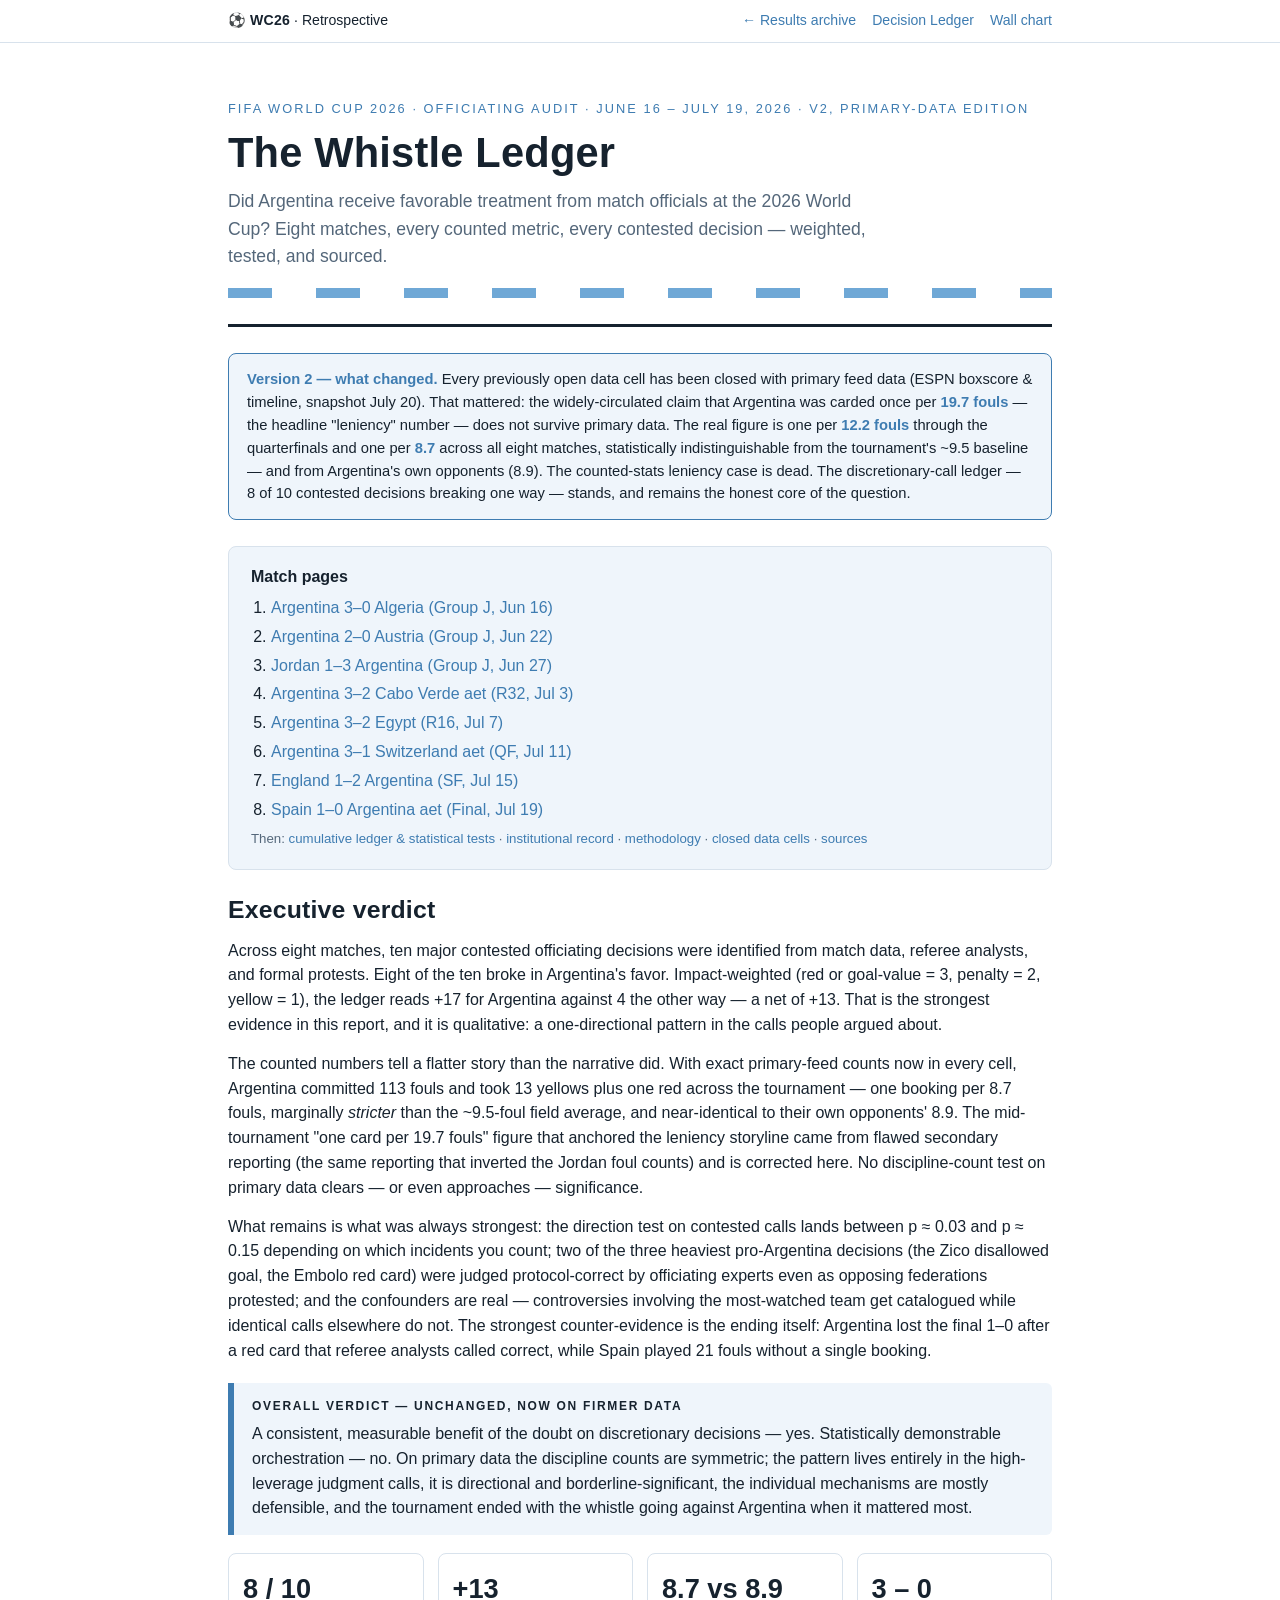
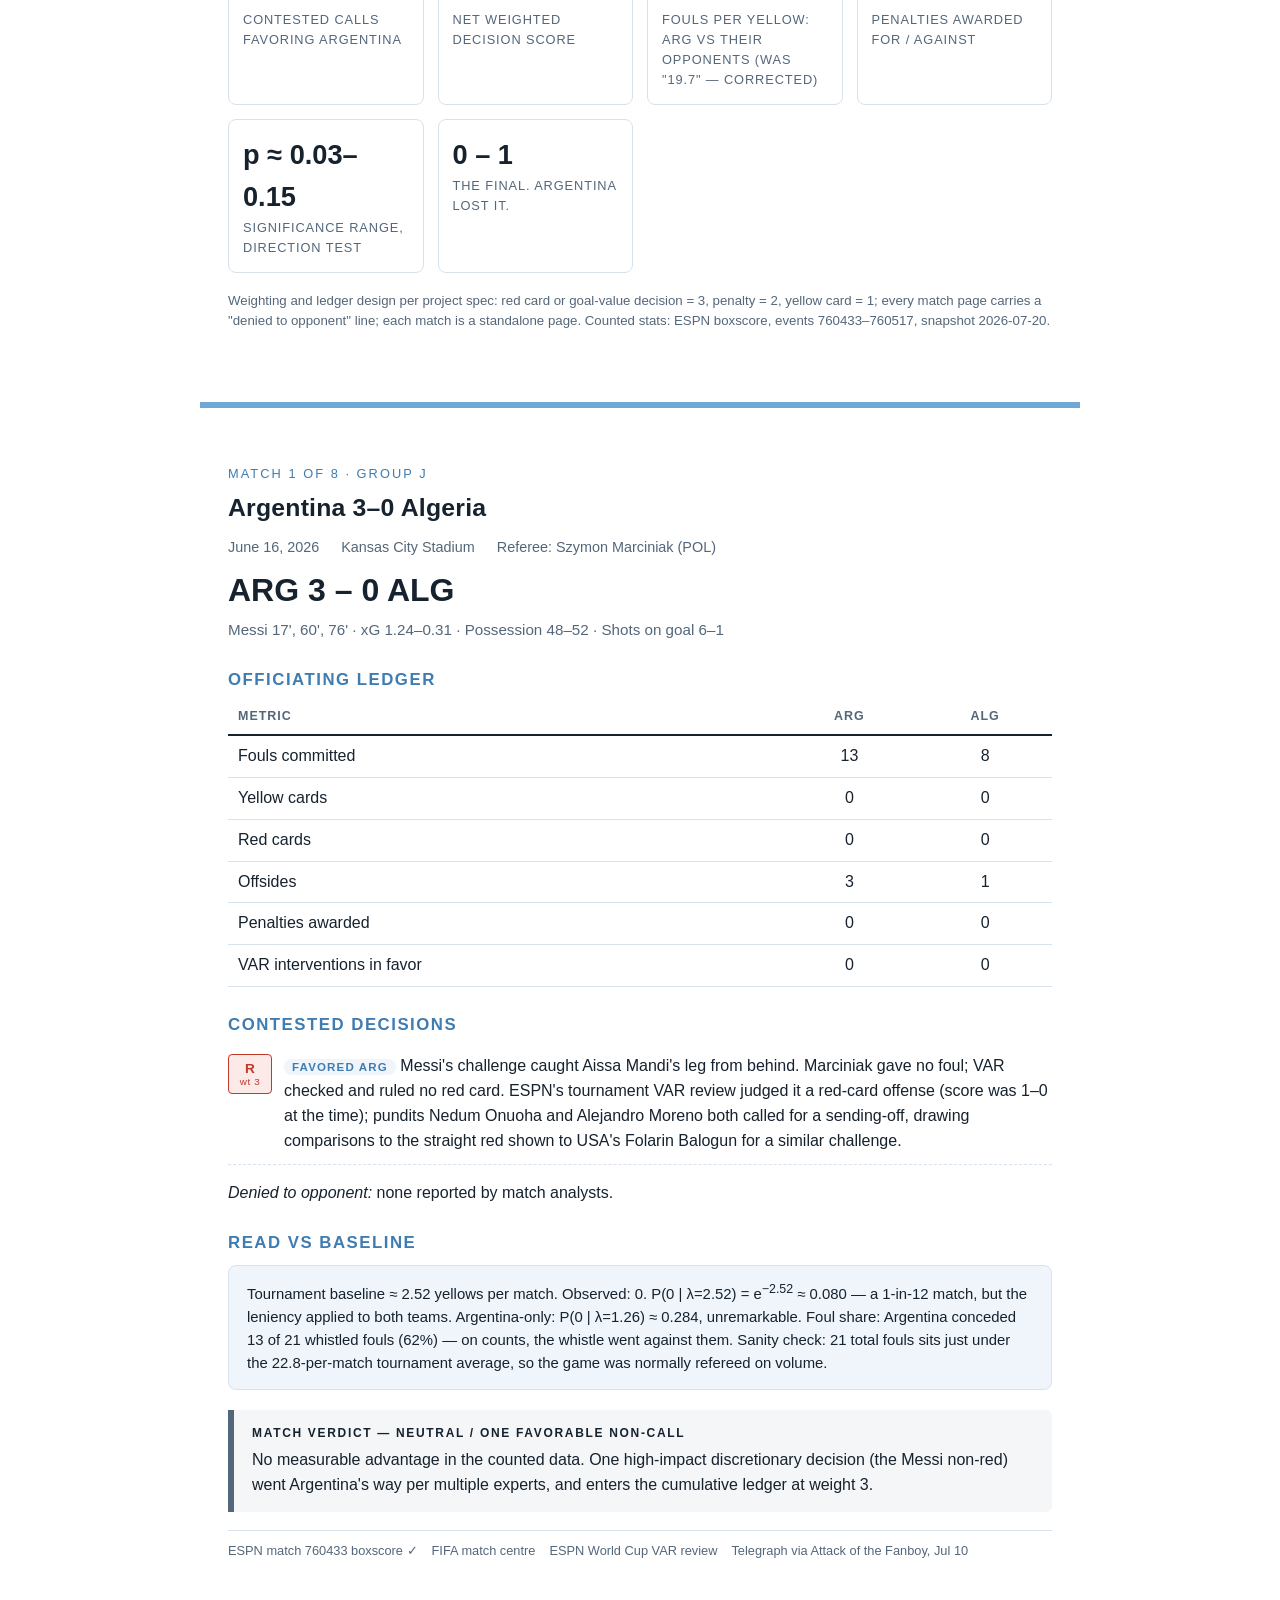
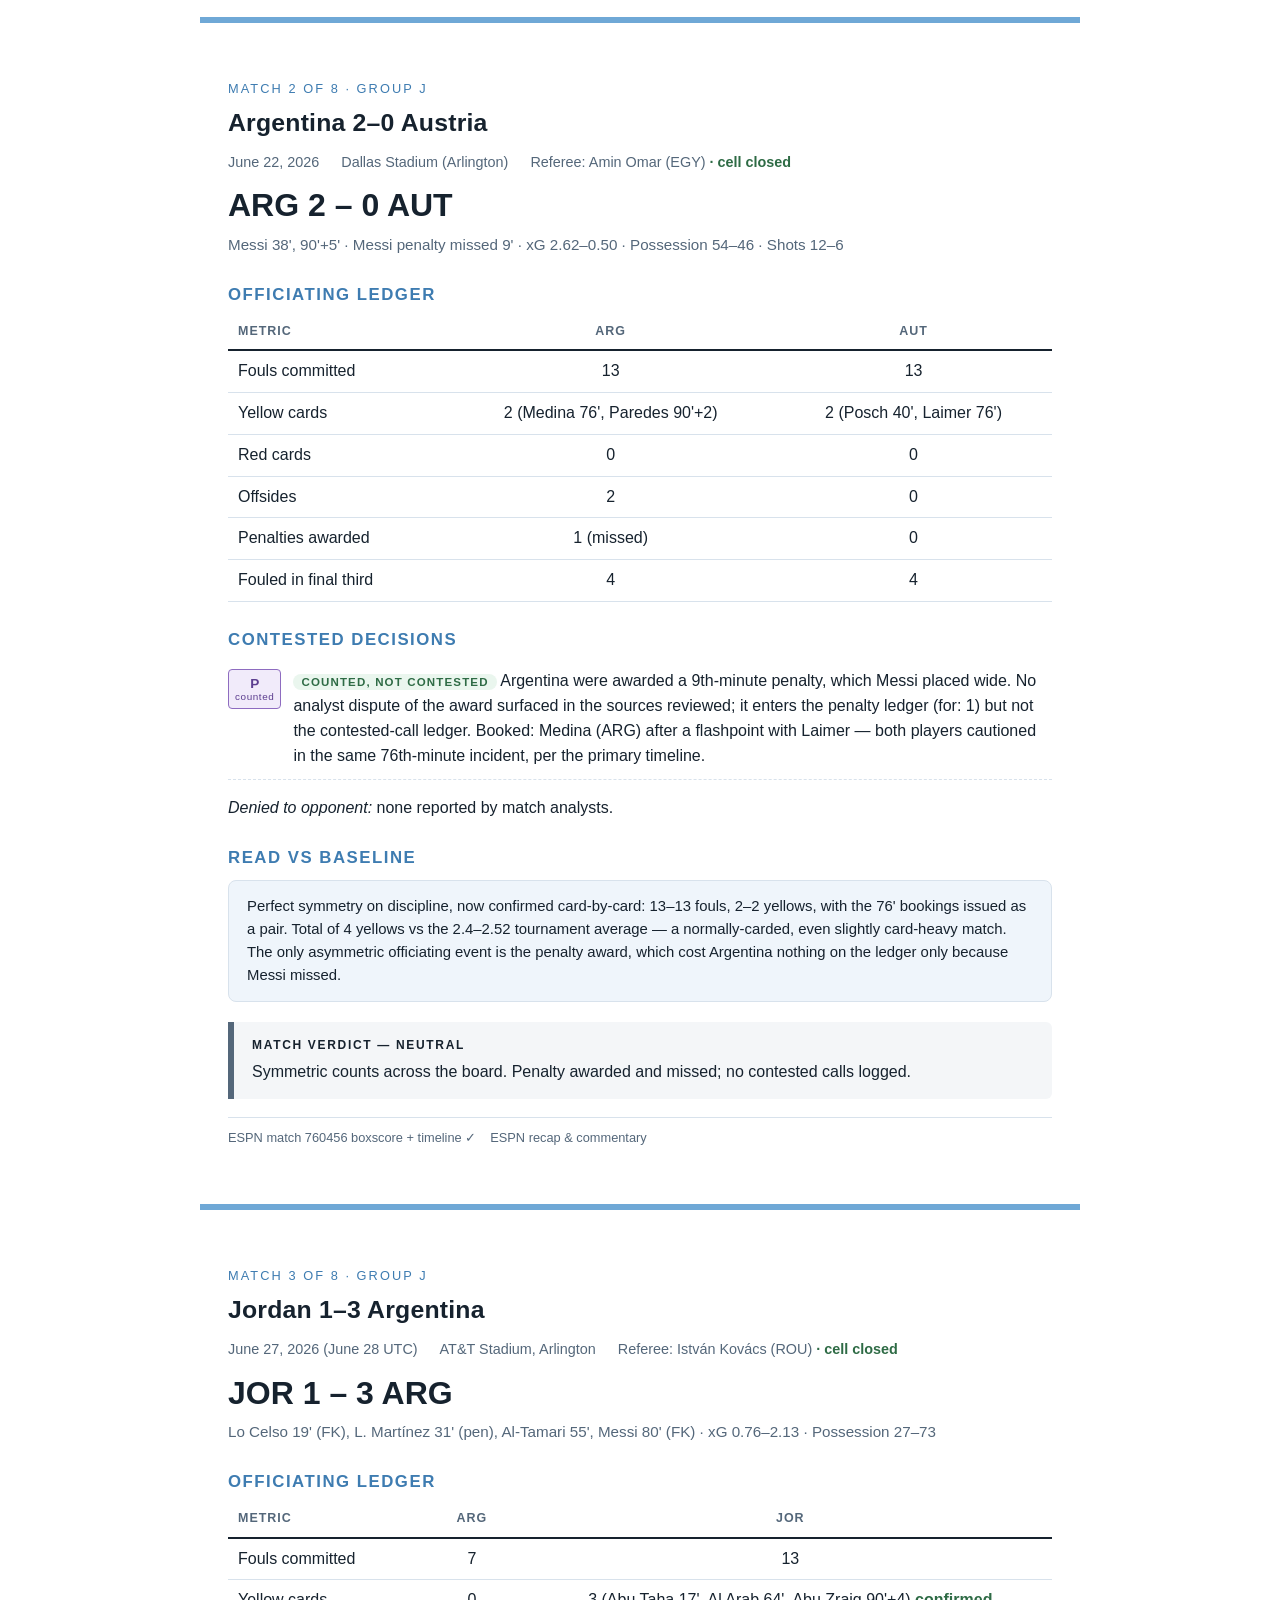
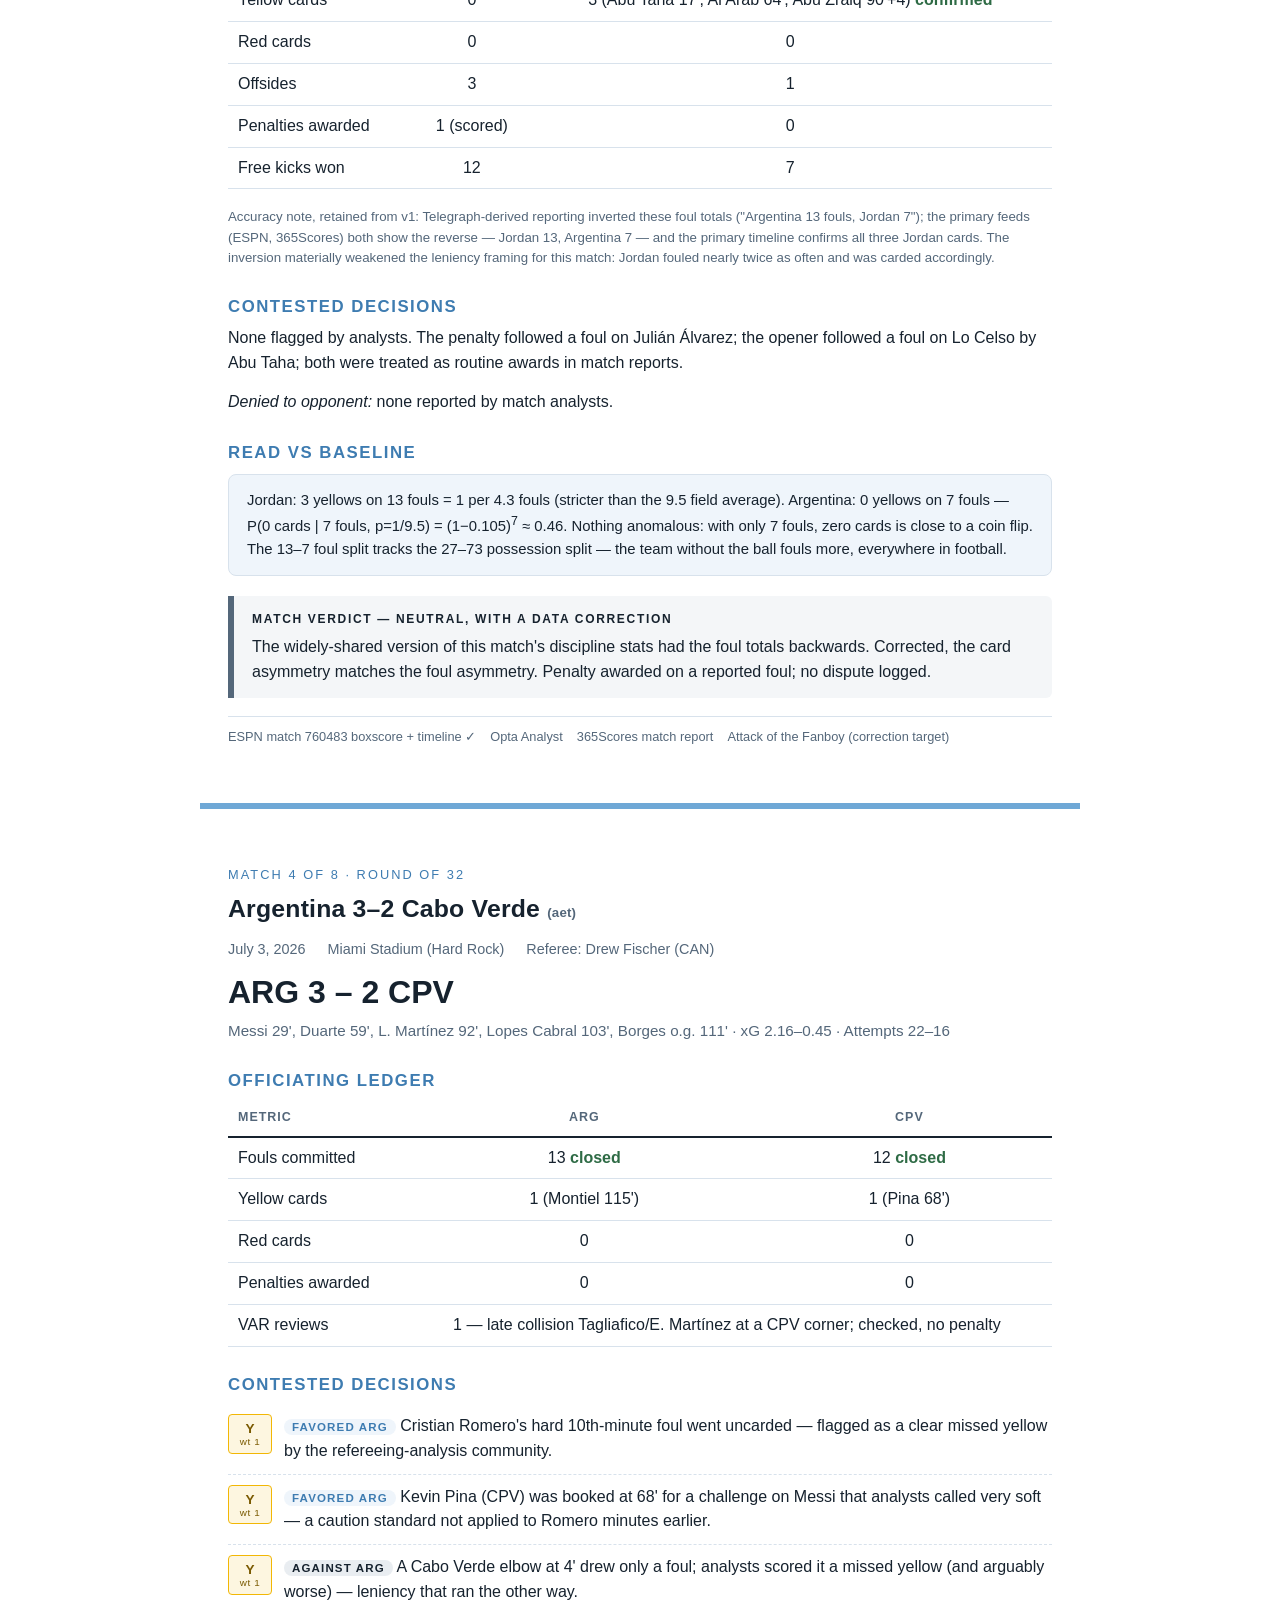
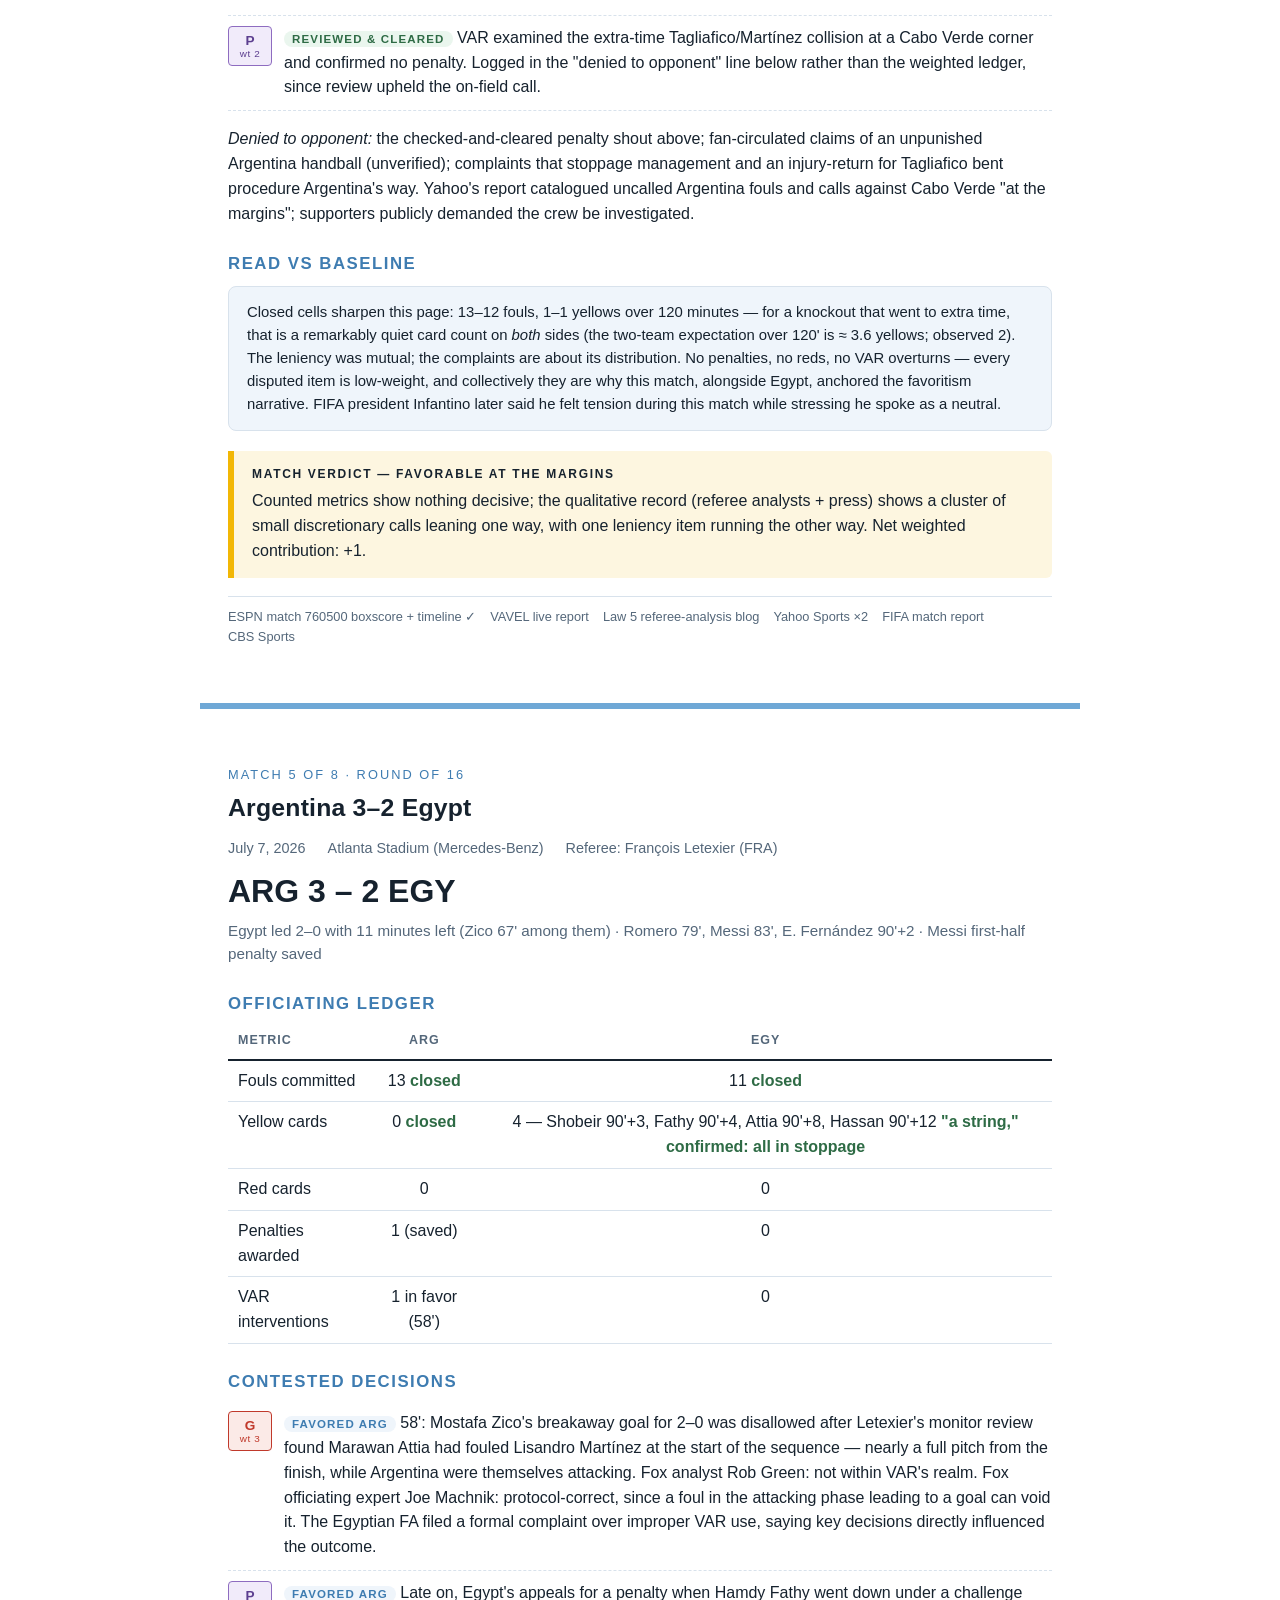
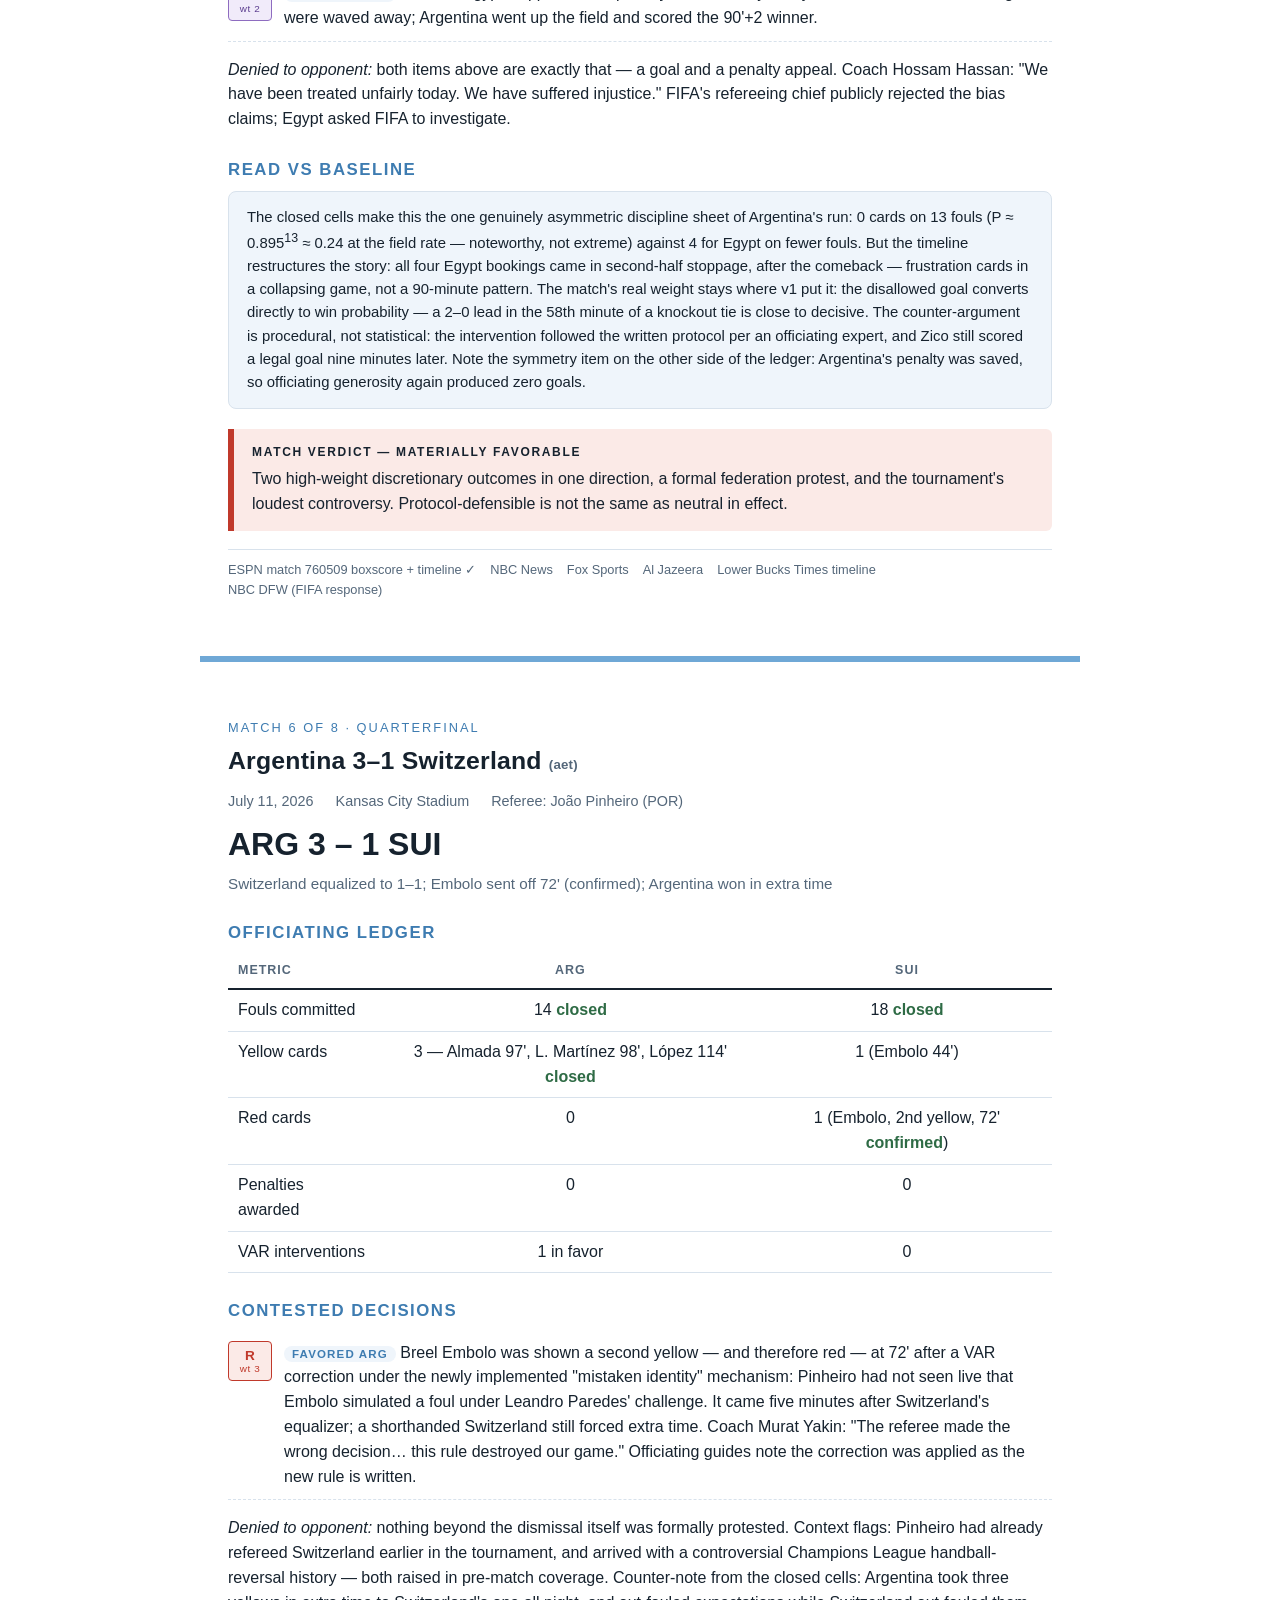
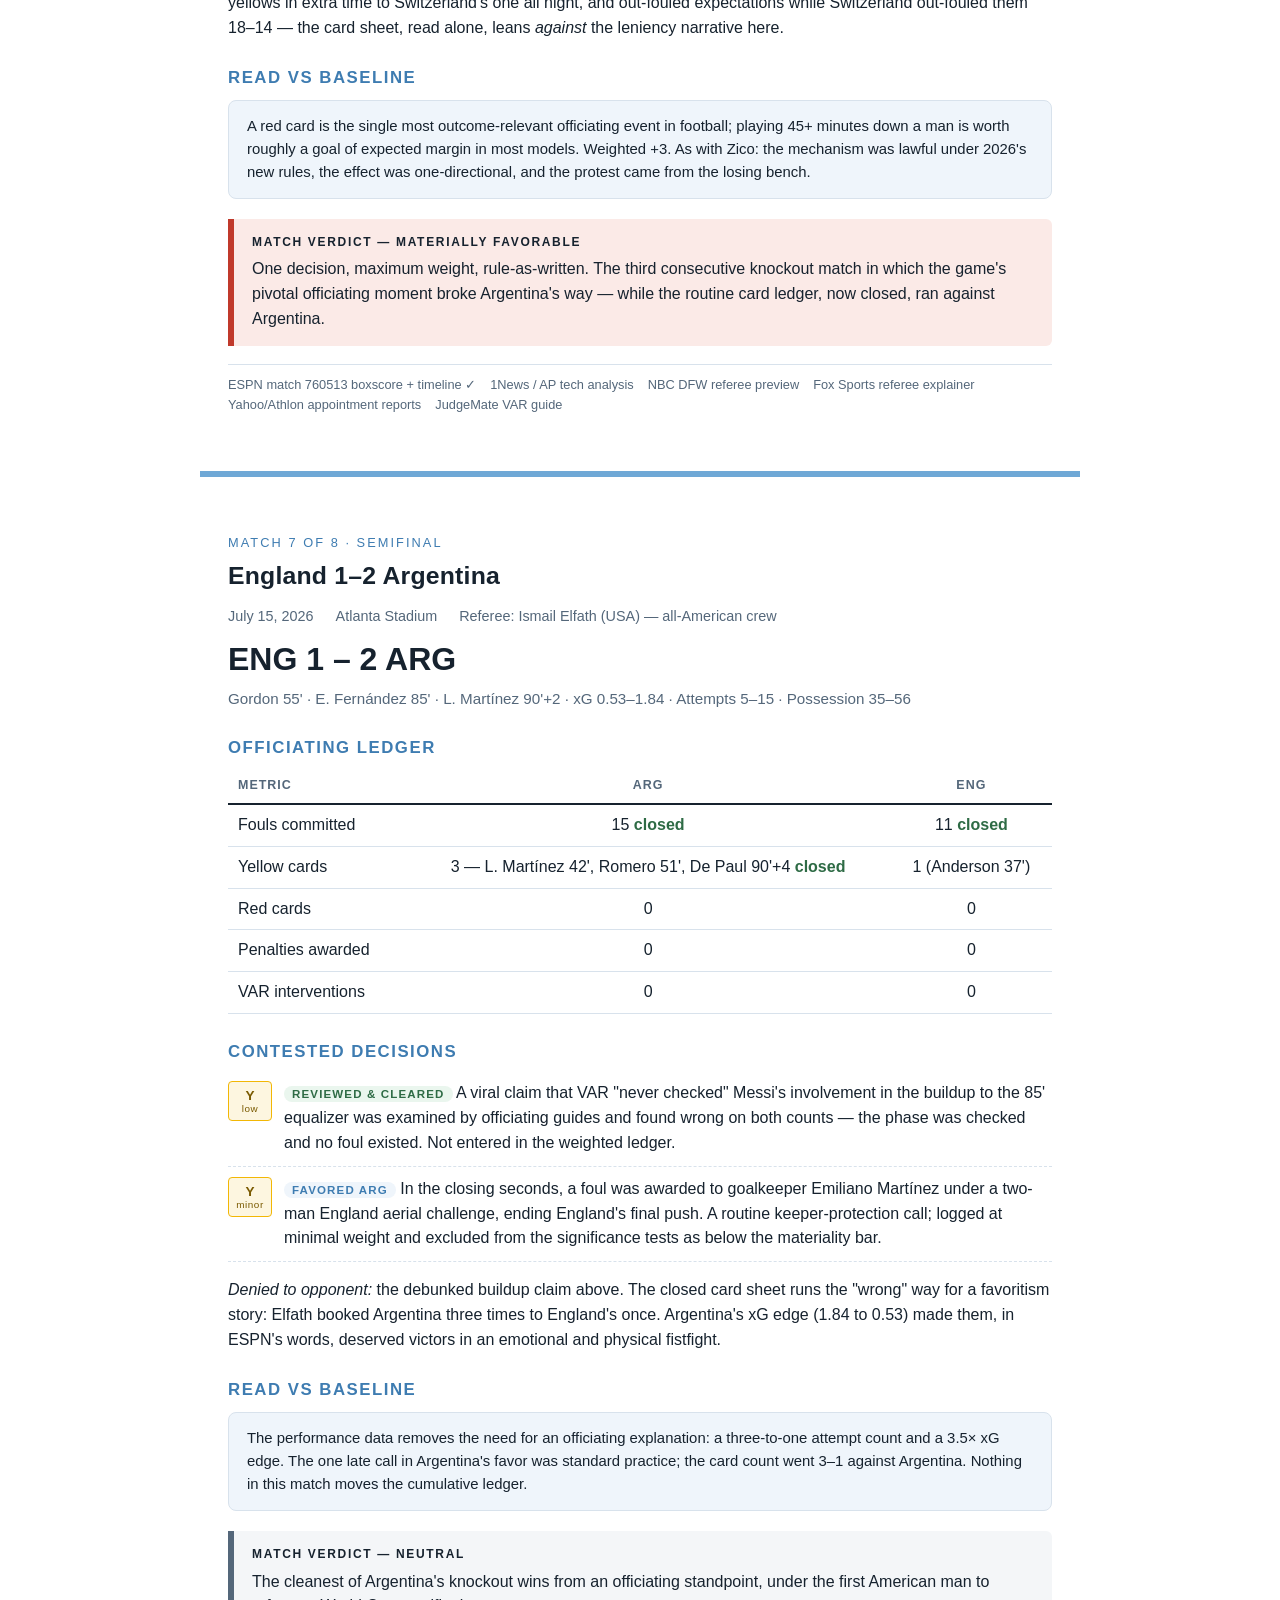
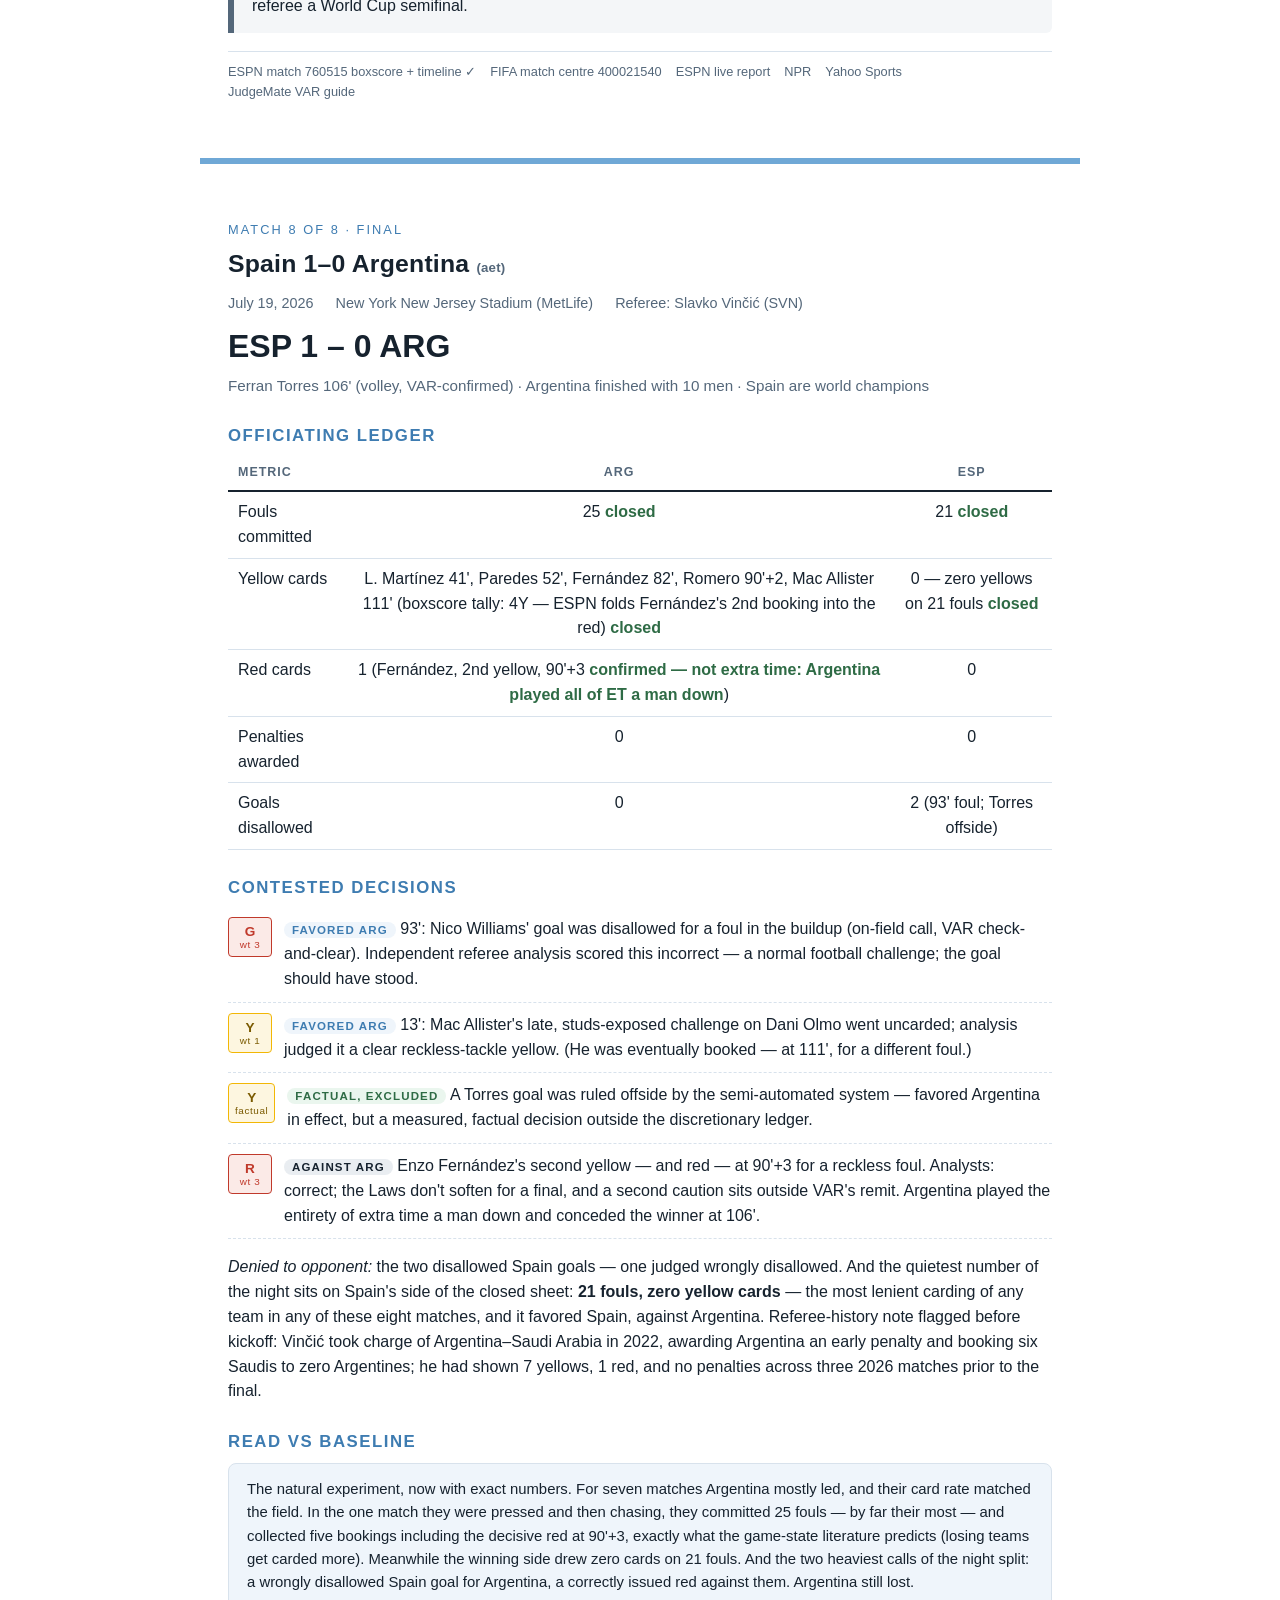
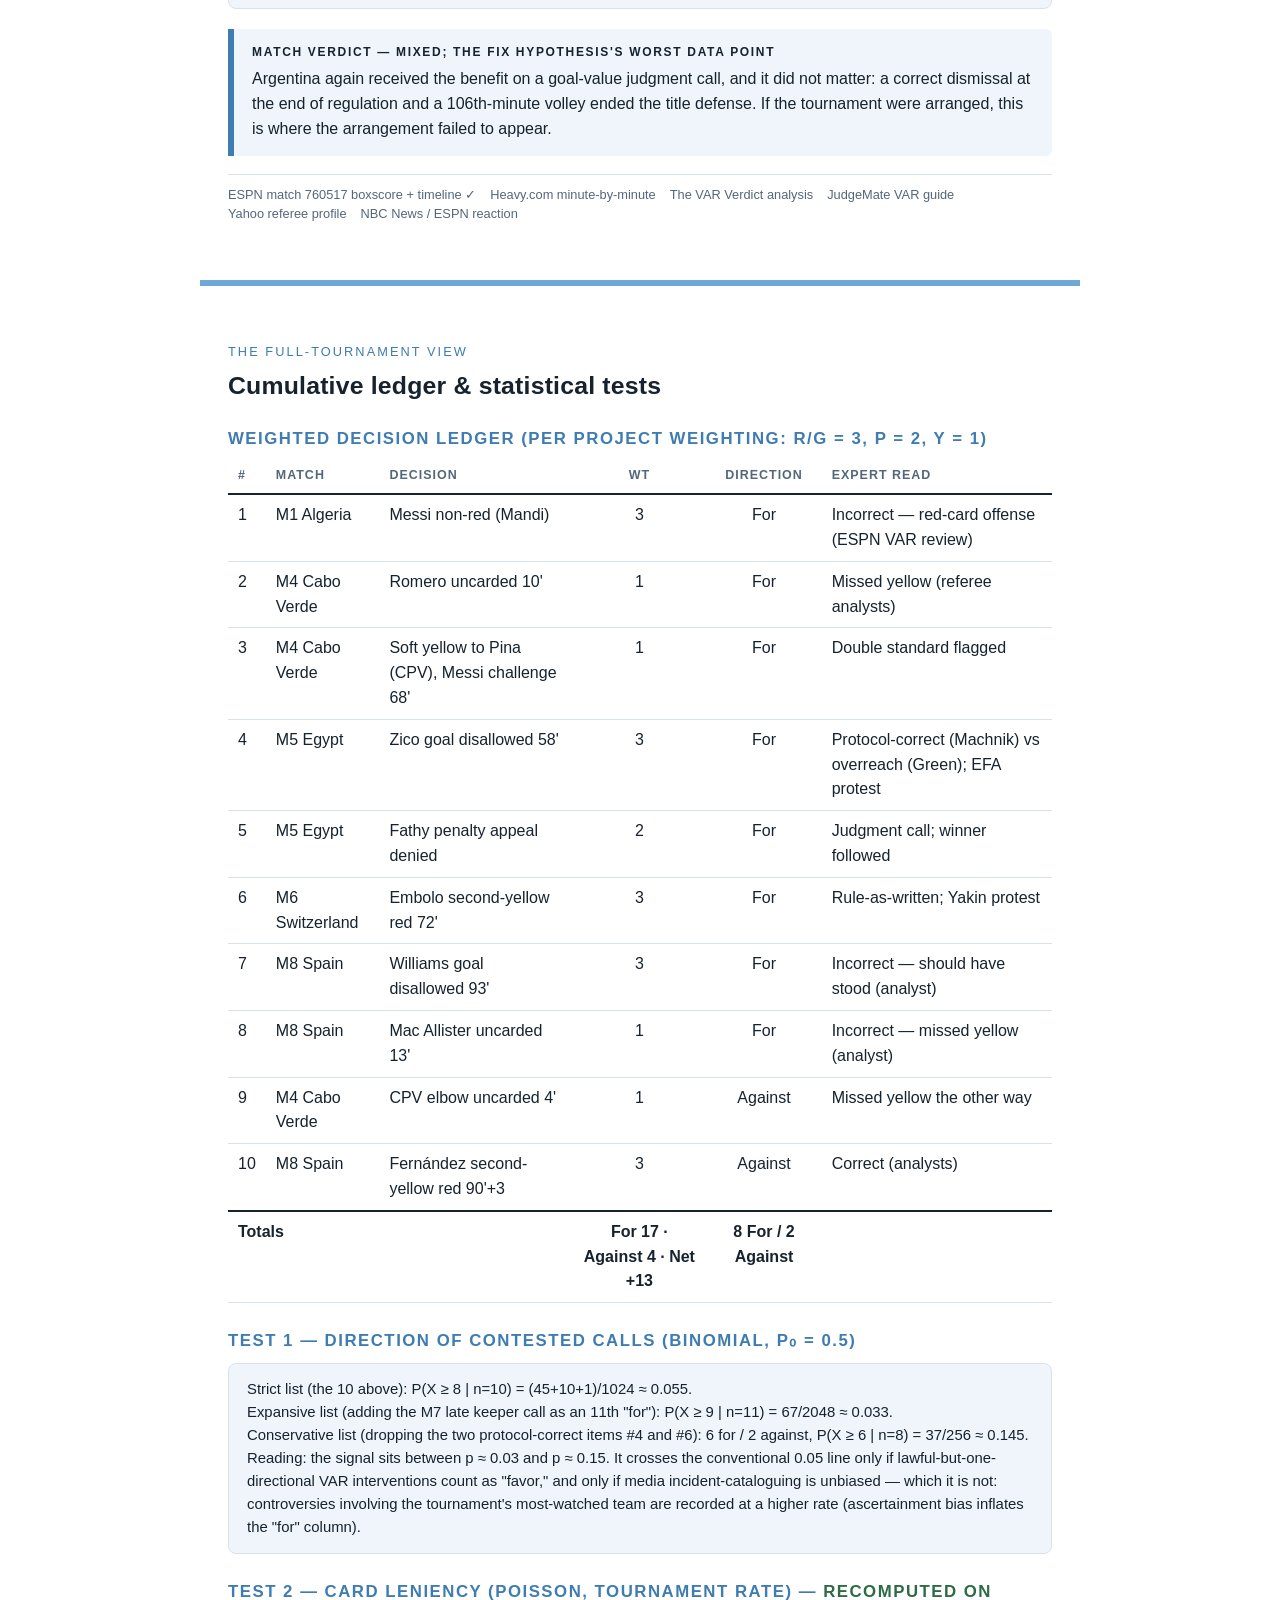
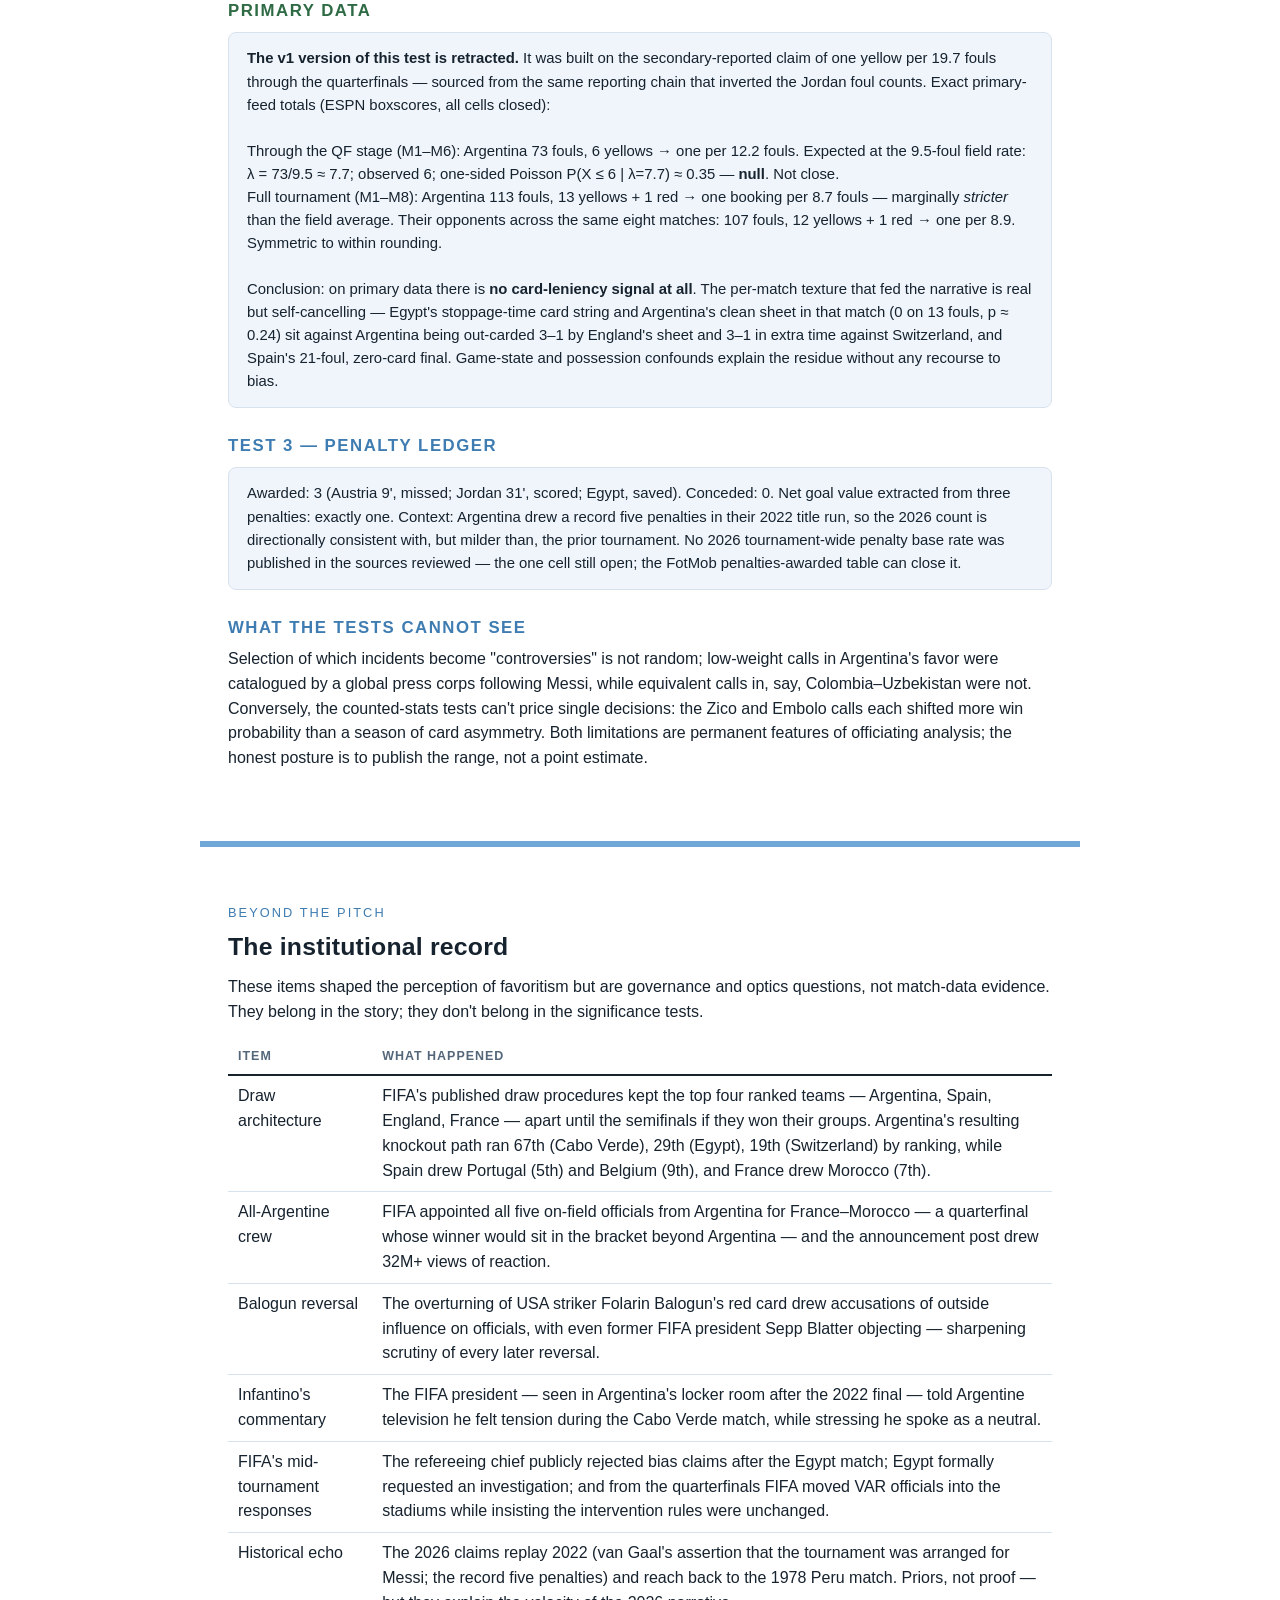
<file: argentina.html>
<!DOCTYPE html>
<html lang="en">
<head>
<meta charset="UTF-8">
<meta name="viewport" content="width=device-width, initial-scale=1.0">
<title>The Whistle Ledger — Argentina at the 2026 World Cup</title>
<meta name="description" content="Did Argentina receive favorable officiating at the 2026 World Cup? All eight matches, every contested decision — weighted, tested against primary match data, and sourced. An independent fan analysis.">
<link rel="canonical" href="https://jagnoor.github.io/WorldCup2026Charts/argentina.html">
<link rel="icon" type="image/x-icon" href="favicon.ico">
<link rel="icon" type="image/png" sizes="32x32" href="favicon-32x32.png">
<link rel="apple-touch-icon" sizes="180x180" href="apple-touch-icon.png">
<meta property="og:type" content="article">
<meta property="og:title" content="The Whistle Ledger — Argentina at the 2026 World Cup">
<meta property="og:description" content="Eight matches, every contested call — weighted, tested against primary data, and sourced. The officiating question, answered honestly.">
<meta property="og:url" content="https://jagnoor.github.io/WorldCup2026Charts/argentina.html">
<style>
/* Clarika Geometric is a licensed face. If you own the files, drop them beside this
   document and uncomment the @font-face blocks. Fallbacks are geometric sans. */
:root{
  --ink:#16222E; --slate:#54677A; --paper:#FFFFFF; --wash:#EFF5FB;
  --sky:#6FA8D6; --sky-deep:#3E7CB1;
  --card-y:#F2B705; --card-y-wash:#FDF6E0;
  --card-r:#C0392B; --card-r-wash:#FBEAE7;
  --pen:#8E6CC0; --pen-wash:#F1EBFA;
  --line:#D8E2EC;
}
*{box-sizing:border-box; margin:0; padding:0;}
html{scroll-behavior:smooth;}
body{
  font-family:"Clarika Geometric","Century Gothic","Avenir Next",Futura,"Trebuchet MS",sans-serif;
  color:var(--ink); background:var(--paper); line-height:1.55; font-size:16px;
}
.page{max-width:880px; margin:0 auto; padding:56px 28px;}
.match-page{border-top:6px solid var(--sky); page-break-before:always;}
@media print{ .match-page{border-top:none;} .toc,.sitenav{display:none;} }

h1,h2,h3{line-height:1.15; letter-spacing:.2px;}
h1{font-size:2.6rem; font-weight:700;}
h2{font-size:1.55rem; font-weight:700; margin:0 0 14px;}
h3{font-size:1.05rem; font-weight:700; text-transform:uppercase; letter-spacing:.09em; color:var(--sky-deep); margin:28px 0 10px;}
p{margin:0 0 14px;}
small, .fine{font-size:.83rem; color:var(--slate);}
a{color:var(--sky-deep); text-decoration:none;}
a:hover{text-decoration:underline;}
a:focus-visible{outline:2px solid var(--sky-deep); outline-offset:2px;}

/* slim site nav back to the retrospective */
.sitenav{position:sticky; top:0; z-index:10; background:var(--paper); border-bottom:1px solid var(--line);}
.sitenav .in{max-width:880px; margin:0 auto; padding:10px 28px; display:flex; align-items:center; gap:16px; font-size:.88rem;}
.sitenav b{letter-spacing:.02em;}
.sitenav .sp{flex:1;}

.eyebrow{font-size:.8rem; text-transform:uppercase; letter-spacing:.16em; color:var(--sky-deep); margin-bottom:10px;}
.masthead{border-bottom:3px solid var(--ink); padding-bottom:26px; margin-bottom:26px;}
.masthead .sub{font-size:1.1rem; color:var(--slate); max-width:640px; margin-top:12px;}
.stripe{height:10px; background:repeating-linear-gradient(90deg,var(--sky) 0 44px,var(--paper) 44px 88px); margin:18px 0 0;}

.toc{background:var(--wash); border:1px solid var(--line); border-radius:8px; padding:18px 22px; margin:26px 0;}
.toc ol{margin:6px 0 0 20px;}
.toc li{margin:4px 0;}

.notice{border:1.5px solid var(--sky-deep); background:var(--wash); border-radius:8px; padding:14px 18px; margin:18px 0; font-size:.92rem;}
.notice b{color:var(--sky-deep);}

table{width:100%; border-collapse:collapse; margin:10px 0 18px; font-variant-numeric:tabular-nums;}
th,td{padding:8px 10px; border-bottom:1px solid var(--line); text-align:left; vertical-align:top;}
th{font-size:.78rem; text-transform:uppercase; letter-spacing:.08em; color:var(--slate); border-bottom:2px solid var(--ink);}
td.num, th.num{text-align:center;}
tr.total td{border-top:2px solid var(--ink); font-weight:700;}
.open{color:var(--slate); font-style:italic;}
.closed{color:#2E6B45; font-weight:700;}

.fixture{display:flex; flex-wrap:wrap; gap:8px 22px; font-size:.9rem; color:var(--slate); margin:8px 0 4px;}
.scoreline{font-size:2rem; font-weight:700; margin:8px 0 2px;}
.scorers{color:var(--slate); font-size:.95rem; margin-bottom:14px;}

/* Signature device: the decision ledger. Each contested call is a referee-card chip. */
.ledger{list-style:none; margin:6px 0 16px;}
.ledger li{display:flex; align-items:flex-start; gap:12px; padding:10px 0; border-bottom:1px dashed var(--line);}
.chip{flex:0 0 auto; min-width:44px; text-align:center; font-weight:700; font-size:.85rem;
  border-radius:4px; padding:7px 6px 5px; border:1.5px solid; line-height:1.1;}
.chip small{display:block; font-size:.62rem; font-weight:500; letter-spacing:.06em; color:inherit;}
.chip.y{background:var(--card-y-wash); border-color:var(--card-y); color:#7A5A00;}
.chip.r{background:var(--card-r-wash); border-color:var(--card-r); color:var(--card-r);}
.chip.p{background:var(--pen-wash); border-color:var(--pen); color:#5C3E8F;}
.dir{font-size:.72rem; text-transform:uppercase; letter-spacing:.1em; font-weight:700; padding:2px 8px; border-radius:10px;}
.dir.for{background:var(--wash); color:var(--sky-deep);}
.dir.against{background:#E9EDF1; color:var(--ink);}
.dir.cleared{background:#EAF6EE; color:#2E6B45;}

.verdict{border-left:6px solid; padding:14px 18px; border-radius:0 6px 6px 0; margin:20px 0 6px;}
.verdict .tag{font-size:.75rem; text-transform:uppercase; letter-spacing:.14em; font-weight:700; display:block; margin-bottom:6px;}
.verdict.neutral{border-color:var(--slate); background:#F4F6F8;}
.verdict.margins{border-color:var(--card-y); background:var(--card-y-wash);}
.verdict.material{border-color:var(--card-r); background:var(--card-r-wash);}
.verdict.mixed{border-color:var(--sky-deep); background:var(--wash);}

.math{background:var(--wash); border:1px solid var(--line); border-radius:8px; padding:14px 18px; margin:12px 0; font-size:.93rem;}
.math code{font-family:inherit; font-variant-numeric:tabular-nums; background:none;}

.srcs{margin-top:18px; padding-top:10px; border-top:1px solid var(--line); font-size:.8rem; color:var(--slate);}
.srcs span{display:inline-block; margin-right:14px;}

.scoreboard{display:grid; grid-template-columns:repeat(auto-fit,minmax(180px,1fr)); gap:14px; margin:18px 0;}
.stat{border:1px solid var(--line); border-radius:8px; padding:14px;}
.stat .v{font-size:1.7rem; font-weight:700; font-variant-numeric:tabular-nums;}
.stat .l{font-size:.8rem; color:var(--slate); text-transform:uppercase; letter-spacing:.07em;}

footer{border-top:3px solid var(--ink); margin-top:40px; padding:22px 28px 48px; max-width:880px; margin-left:auto; margin-right:auto;}
@media (prefers-reduced-motion: reduce){ html{scroll-behavior:auto;} }
@media (max-width:560px){ h1{font-size:1.9rem;} .scoreline{font-size:1.5rem;} .page{padding:40px 18px;} }
</style>
</head>
<body>

<nav class="sitenav" aria-label="Site">
  <div class="in">
    <span>⚽ <b>WC26</b> · Retrospective</span>
    <span class="sp"></span>
    <a href="./">← Results archive</a>
    <a href="controversies.html">Decision Ledger</a>
    <a href="chart.html">Wall chart</a>
  </div>
</nav>

<!-- ============================ COVER / EXECUTIVE ============================ -->
<section class="page">
  <div class="masthead">
    <div class="eyebrow">FIFA World Cup 2026 · Officiating Audit · June 16 – July 19, 2026 · v2, primary-data edition</div>
    <h1>The Whistle Ledger</h1>
    <p class="sub">Did Argentina receive favorable treatment from match officials at the 2026 World Cup? Eight matches, every counted metric, every contested decision — weighted, tested, and sourced.</p>
    <div class="stripe" aria-hidden="true"></div>
  </div>

  <div class="notice">
    <b>Version 2 — what changed.</b> Every previously open data cell has been closed with primary
    feed data (ESPN boxscore &amp; timeline, snapshot July 20). That mattered: the widely-circulated
    claim that Argentina was carded once per <b>19.7 fouls</b> — the headline "leniency" number —
    does not survive primary data. The real figure is one per <b>12.2 fouls</b> through the
    quarterfinals and one per <b>8.7</b> across all eight matches, statistically indistinguishable
    from the tournament's ~9.5 baseline — and from Argentina's own opponents (8.9). The
    counted-stats leniency case is dead. The discretionary-call ledger — 8 of 10 contested
    decisions breaking one way — stands, and remains the honest core of the question.
  </div>

  <div class="toc">
    <strong>Match pages</strong>
    <ol>
      <li><a href="#m1">Argentina 3–0 Algeria (Group J, Jun 16)</a></li>
      <li><a href="#m2">Argentina 2–0 Austria (Group J, Jun 22)</a></li>
      <li><a href="#m3">Jordan 1–3 Argentina (Group J, Jun 27)</a></li>
      <li><a href="#m4">Argentina 3–2 Cabo Verde aet (R32, Jul 3)</a></li>
      <li><a href="#m5">Argentina 3–2 Egypt (R16, Jul 7)</a></li>
      <li><a href="#m6">Argentina 3–1 Switzerland aet (QF, Jul 11)</a></li>
      <li><a href="#m7">England 1–2 Argentina (SF, Jul 15)</a></li>
      <li><a href="#m8">Spain 1–0 Argentina aet (Final, Jul 19)</a></li>
    </ol>
    <small>Then: <a href="#cumulative">cumulative ledger &amp; statistical tests</a> · <a href="#institutional">institutional record</a> · <a href="#method">methodology</a> · <a href="#changelog">closed data cells</a> · <a href="#sources">sources</a></small>
  </div>

  <h2>Executive verdict</h2>
  <p>Across eight matches, ten major contested officiating decisions were identified from match data, referee analysts, and formal protests. Eight of the ten broke in Argentina's favor. Impact-weighted (red or goal-value = 3, penalty = 2, yellow = 1), the ledger reads +17 for Argentina against 4 the other way — a net of +13. That is the strongest evidence in this report, and it is qualitative: a one-directional pattern in the calls people argued about.</p>
  <p>The counted numbers tell a flatter story than the narrative did. With exact primary-feed counts now in every cell, Argentina committed 113 fouls and took 13 yellows plus one red across the tournament — one booking per 8.7 fouls, marginally <em>stricter</em> than the ~9.5-foul field average, and near-identical to their own opponents' 8.9. The mid-tournament "one card per 19.7 fouls" figure that anchored the leniency storyline came from flawed secondary reporting (the same reporting that inverted the Jordan foul counts) and is corrected here. No discipline-count test on primary data clears — or even approaches — significance.</p>
  <p>What remains is what was always strongest: the direction test on contested calls lands between p ≈ 0.03 and p ≈ 0.15 depending on which incidents you count; two of the three heaviest pro-Argentina decisions (the Zico disallowed goal, the Embolo red card) were judged protocol-correct by officiating experts even as opposing federations protested; and the confounders are real — controversies involving the most-watched team get catalogued while identical calls elsewhere do not. The strongest counter-evidence is the ending itself: Argentina lost the final 1–0 after a red card that referee analysts called correct, while Spain played 21 fouls without a single booking.</p>

  <div class="verdict mixed">
    <span class="tag">Overall verdict — unchanged, now on firmer data</span>
    A consistent, measurable benefit of the doubt on discretionary decisions — yes. Statistically demonstrable orchestration — no. On primary data the discipline counts are symmetric; the pattern lives entirely in the high-leverage judgment calls, it is directional and borderline-significant, the individual mechanisms are mostly defensible, and the tournament ended with the whistle going against Argentina when it mattered most.
  </div>

  <div class="scoreboard">
    <div class="stat"><div class="v">8 / 10</div><div class="l">Contested calls favoring Argentina</div></div>
    <div class="stat"><div class="v">+13</div><div class="l">Net weighted decision score</div></div>
    <div class="stat"><div class="v">8.7 vs 8.9</div><div class="l">Fouls per yellow: ARG vs their opponents (was "19.7" — corrected)</div></div>
    <div class="stat"><div class="v">3 – 0</div><div class="l">Penalties awarded for / against</div></div>
    <div class="stat"><div class="v">p ≈ 0.03–0.15</div><div class="l">Significance range, direction test</div></div>
    <div class="stat"><div class="v">0 – 1</div><div class="l">The final. Argentina lost it.</div></div>
  </div>
  <p class="fine">Weighting and ledger design per project spec: red card or goal-value decision = 3, penalty = 2, yellow card = 1; every match page carries a "denied to opponent" line; each match is a standalone page. Counted stats: ESPN boxscore, events 760433–760517, snapshot 2026-07-20.</p>
</section>

<!-- ============================ MATCH 1 ============================ -->
<section class="page match-page" id="m1">
  <div class="eyebrow">Match 1 of 8 · Group J</div>
  <h2>Argentina 3–0 Algeria</h2>
  <div class="fixture"><span>June 16, 2026</span><span>Kansas City Stadium</span><span>Referee: Szymon Marciniak (POL)</span></div>
  <div class="scoreline">ARG 3 – 0 ALG</div>
  <div class="scorers">Messi 17', 60', 76' · xG 1.24–0.31 · Possession 48–52 · Shots on goal 6–1</div>

  <h3>Officiating ledger</h3>
  <table>
    <tr><th>Metric</th><th class="num">ARG</th><th class="num">ALG</th></tr>
    <tr><td>Fouls committed</td><td class="num">13</td><td class="num">8</td></tr>
    <tr><td>Yellow cards</td><td class="num">0</td><td class="num">0</td></tr>
    <tr><td>Red cards</td><td class="num">0</td><td class="num">0</td></tr>
    <tr><td>Offsides</td><td class="num">3</td><td class="num">1</td></tr>
    <tr><td>Penalties awarded</td><td class="num">0</td><td class="num">0</td></tr>
    <tr><td>VAR interventions in favor</td><td class="num">0</td><td class="num">0</td></tr>
  </table>

  <h3>Contested decisions</h3>
  <ul class="ledger">
    <li>
      <span class="chip r">R<small>wt 3</small></span>
      <div><span class="dir for">Favored ARG</span> Messi's challenge caught Aissa Mandi's leg from behind. Marciniak gave no foul; VAR checked and ruled no red card. ESPN's tournament VAR review judged it a red-card offense (score was 1–0 at the time); pundits Nedum Onuoha and Alejandro Moreno both called for a sending-off, drawing comparisons to the straight red shown to USA's Folarin Balogun for a similar challenge.</div>
    </li>
  </ul>
  <p><em>Denied to opponent:</em> none reported by match analysts.</p>

  <h3>Read vs baseline</h3>
  <div class="math">
    Tournament baseline ≈ 2.52 yellows per match. Observed: 0. <code>P(0 | λ=2.52) = e<sup>−2.52</sup> ≈ 0.080</code> — a 1-in-12 match, but the leniency applied to both teams. Argentina-only: <code>P(0 | λ=1.26) ≈ 0.284</code>, unremarkable. Foul share: Argentina conceded 13 of 21 whistled fouls (62%) — on counts, the whistle went against them. Sanity check: 21 total fouls sits just under the 22.8-per-match tournament average, so the game was normally refereed on volume.
  </div>

  <div class="verdict neutral"><span class="tag">Match verdict — Neutral / one favorable non-call</span>
  No measurable advantage in the counted data. One high-impact discretionary decision (the Messi non-red) went Argentina's way per multiple experts, and enters the cumulative ledger at weight 3.</div>
  <div class="srcs"><span>ESPN match 760433 boxscore ✓</span><span>FIFA match centre</span><span>ESPN World Cup VAR review</span><span>Telegraph via Attack of the Fanboy, Jul 10</span></div>
</section>

<!-- ============================ MATCH 2 ============================ -->
<section class="page match-page" id="m2">
  <div class="eyebrow">Match 2 of 8 · Group J</div>
  <h2>Argentina 2–0 Austria</h2>
  <div class="fixture"><span>June 22, 2026</span><span>Dallas Stadium (Arlington)</span><span>Referee: Amin Omar (EGY) <span class="closed">· cell closed</span></span></div>
  <div class="scoreline">ARG 2 – 0 AUT</div>
  <div class="scorers">Messi 38', 90'+5' · Messi penalty missed 9' · xG 2.62–0.50 · Possession 54–46 · Shots 12–6</div>

  <h3>Officiating ledger</h3>
  <table>
    <tr><th>Metric</th><th class="num">ARG</th><th class="num">AUT</th></tr>
    <tr><td>Fouls committed</td><td class="num">13</td><td class="num">13</td></tr>
    <tr><td>Yellow cards</td><td class="num">2 (Medina 76', Paredes 90'+2)</td><td class="num">2 (Posch 40', Laimer 76')</td></tr>
    <tr><td>Red cards</td><td class="num">0</td><td class="num">0</td></tr>
    <tr><td>Offsides</td><td class="num">2</td><td class="num">0</td></tr>
    <tr><td>Penalties awarded</td><td class="num">1 (missed)</td><td class="num">0</td></tr>
    <tr><td>Fouled in final third</td><td class="num">4</td><td class="num">4</td></tr>
  </table>

  <h3>Contested decisions</h3>
  <ul class="ledger">
    <li>
      <span class="chip p">P<small>counted</small></span>
      <div><span class="dir cleared">Counted, not contested</span> Argentina were awarded a 9th-minute penalty, which Messi placed wide. No analyst dispute of the award surfaced in the sources reviewed; it enters the penalty ledger (for: 1) but not the contested-call ledger. Booked: Medina (ARG) after a flashpoint with Laimer — both players cautioned in the same 76th-minute incident, per the primary timeline.</div>
    </li>
  </ul>
  <p><em>Denied to opponent:</em> none reported by match analysts.</p>

  <h3>Read vs baseline</h3>
  <div class="math">
    Perfect symmetry on discipline, now confirmed card-by-card: 13–13 fouls, 2–2 yellows, with the 76' bookings issued as a pair. Total of 4 yellows vs the 2.4–2.52 tournament average — a normally-carded, even slightly card-heavy match. The only asymmetric officiating event is the penalty award, which cost Argentina nothing on the ledger only because Messi missed.
  </div>

  <div class="verdict neutral"><span class="tag">Match verdict — Neutral</span>
  Symmetric counts across the board. Penalty awarded and missed; no contested calls logged.</div>
  <div class="srcs"><span>ESPN match 760456 boxscore + timeline ✓</span><span>ESPN recap &amp; commentary</span></div>
</section>

<!-- ============================ MATCH 3 ============================ -->
<section class="page match-page" id="m3">
  <div class="eyebrow">Match 3 of 8 · Group J</div>
  <h2>Jordan 1–3 Argentina</h2>
  <div class="fixture"><span>June 27, 2026 (June 28 UTC)</span><span>AT&amp;T Stadium, Arlington</span><span>Referee: István Kovács (ROU) <span class="closed">· cell closed</span></span></div>
  <div class="scoreline">JOR 1 – 3 ARG</div>
  <div class="scorers">Lo Celso 19' (FK), L. Martínez 31' (pen), Al-Tamari 55', Messi 80' (FK) · xG 0.76–2.13 · Possession 27–73</div>

  <h3>Officiating ledger</h3>
  <table>
    <tr><th>Metric</th><th class="num">ARG</th><th class="num">JOR</th></tr>
    <tr><td>Fouls committed</td><td class="num">7</td><td class="num">13</td></tr>
    <tr><td>Yellow cards</td><td class="num">0</td><td class="num">3 (Abu Taha 17', Al Arab 64', Abu Zraiq 90'+4) <span class="closed">confirmed</span></td></tr>
    <tr><td>Red cards</td><td class="num">0</td><td class="num">0</td></tr>
    <tr><td>Offsides</td><td class="num">3</td><td class="num">1</td></tr>
    <tr><td>Penalties awarded</td><td class="num">1 (scored)</td><td class="num">0</td></tr>
    <tr><td>Free kicks won</td><td class="num">12</td><td class="num">7</td></tr>
  </table>
  <p class="fine">Accuracy note, retained from v1: Telegraph-derived reporting inverted these foul totals ("Argentina 13 fouls, Jordan 7"); the primary feeds (ESPN, 365Scores) both show the reverse — Jordan 13, Argentina 7 — and the primary timeline confirms all three Jordan cards. The inversion materially weakened the leniency framing for this match: Jordan fouled nearly twice as often and was carded accordingly.</p>

  <h3>Contested decisions</h3>
  <p>None flagged by analysts. The penalty followed a foul on Julián Álvarez; the opener followed a foul on Lo Celso by Abu Taha; both were treated as routine awards in match reports.</p>
  <p><em>Denied to opponent:</em> none reported by match analysts.</p>

  <h3>Read vs baseline</h3>
  <div class="math">
    Jordan: 3 yellows on 13 fouls = 1 per 4.3 fouls (stricter than the 9.5 field average). Argentina: 0 yellows on 7 fouls — <code>P(0 cards | 7 fouls, p=1/9.5) = (1−0.105)<sup>7</sup> ≈ 0.46</code>. Nothing anomalous: with only 7 fouls, zero cards is close to a coin flip. The 13–7 foul split tracks the 27–73 possession split — the team without the ball fouls more, everywhere in football.
  </div>

  <div class="verdict neutral"><span class="tag">Match verdict — Neutral, with a data correction</span>
  The widely-shared version of this match's discipline stats had the foul totals backwards. Corrected, the card asymmetry matches the foul asymmetry. Penalty awarded on a reported foul; no dispute logged.</div>
  <div class="srcs"><span>ESPN match 760483 boxscore + timeline ✓</span><span>Opta Analyst</span><span>365Scores match report</span><span>Attack of the Fanboy (correction target)</span></div>
</section>

<!-- ============================ MATCH 4 ============================ -->
<section class="page match-page" id="m4">
  <div class="eyebrow">Match 4 of 8 · Round of 32</div>
  <h2>Argentina 3–2 Cabo Verde <small>(aet)</small></h2>
  <div class="fixture"><span>July 3, 2026</span><span>Miami Stadium (Hard Rock)</span><span>Referee: Drew Fischer (CAN)</span></div>
  <div class="scoreline">ARG 3 – 2 CPV</div>
  <div class="scorers">Messi 29', Duarte 59', L. Martínez 92', Lopes Cabral 103', Borges o.g. 111' · xG 2.16–0.45 · Attempts 22–16</div>

  <h3>Officiating ledger</h3>
  <table>
    <tr><th>Metric</th><th class="num">ARG</th><th class="num">CPV</th></tr>
    <tr><td>Fouls committed</td><td class="num">13 <span class="closed">closed</span></td><td class="num">12 <span class="closed">closed</span></td></tr>
    <tr><td>Yellow cards</td><td class="num">1 (Montiel 115')</td><td class="num">1 (Pina 68')</td></tr>
    <tr><td>Red cards</td><td class="num">0</td><td class="num">0</td></tr>
    <tr><td>Penalties awarded</td><td class="num">0</td><td class="num">0</td></tr>
    <tr><td>VAR reviews</td><td class="num" colspan="2">1 — late collision Tagliafico/E. Martínez at a CPV corner; checked, no penalty</td></tr>
  </table>

  <h3>Contested decisions</h3>
  <ul class="ledger">
    <li><span class="chip y">Y<small>wt 1</small></span><div><span class="dir for">Favored ARG</span> Cristian Romero's hard 10th-minute foul went uncarded — flagged as a clear missed yellow by the refereeing-analysis community.</div></li>
    <li><span class="chip y">Y<small>wt 1</small></span><div><span class="dir for">Favored ARG</span> Kevin Pina (CPV) was booked at 68' for a challenge on Messi that analysts called very soft — a caution standard not applied to Romero minutes earlier.</div></li>
    <li><span class="chip y">Y<small>wt 1</small></span><div><span class="dir against">Against ARG</span> A Cabo Verde elbow at 4' drew only a foul; analysts scored it a missed yellow (and arguably worse) — leniency that ran the other way.</div></li>
    <li><span class="chip p">P<small>wt 2</small></span><div><span class="dir cleared">Reviewed &amp; cleared</span> VAR examined the extra-time Tagliafico/Martínez collision at a Cabo Verde corner and confirmed no penalty. Logged in the "denied to opponent" line below rather than the weighted ledger, since review upheld the on-field call.</div></li>
  </ul>
  <p><em>Denied to opponent:</em> the checked-and-cleared penalty shout above; fan-circulated claims of an unpunished Argentina handball (unverified); complaints that stoppage management and an injury-return for Tagliafico bent procedure Argentina's way. Yahoo's report catalogued uncalled Argentina fouls and calls against Cabo Verde "at the margins"; supporters publicly demanded the crew be investigated.</p>

  <h3>Read vs baseline</h3>
  <div class="math">
    Closed cells sharpen this page: 13–12 fouls, 1–1 yellows over 120 minutes — for a knockout that went to extra time, that is a remarkably quiet card count on <em>both</em> sides (the two-team expectation over 120' is ≈ 3.6 yellows; observed 2). The leniency was mutual; the complaints are about its distribution. No penalties, no reds, no VAR overturns — every disputed item is low-weight, and collectively they are why this match, alongside Egypt, anchored the favoritism narrative. FIFA president Infantino later said he felt tension during this match while stressing he spoke as a neutral.
  </div>

  <div class="verdict margins"><span class="tag">Match verdict — Favorable at the margins</span>
  Counted metrics show nothing decisive; the qualitative record (referee analysts + press) shows a cluster of small discretionary calls leaning one way, with one leniency item running the other way. Net weighted contribution: +1.</div>
  <div class="srcs"><span>ESPN match 760500 boxscore + timeline ✓</span><span>VAVEL live report</span><span>Law 5 referee-analysis blog</span><span>Yahoo Sports ×2</span><span>FIFA match report</span><span>CBS Sports</span></div>
</section>

<!-- ============================ MATCH 5 ============================ -->
<section class="page match-page" id="m5">
  <div class="eyebrow">Match 5 of 8 · Round of 16</div>
  <h2>Argentina 3–2 Egypt</h2>
  <div class="fixture"><span>July 7, 2026</span><span>Atlanta Stadium (Mercedes-Benz)</span><span>Referee: François Letexier (FRA)</span></div>
  <div class="scoreline">ARG 3 – 2 EGY</div>
  <div class="scorers">Egypt led 2–0 with 11 minutes left (Zico 67' among them) · Romero 79', Messi 83', E. Fernández 90'+2 · Messi first-half penalty saved</div>

  <h3>Officiating ledger</h3>
  <table>
    <tr><th>Metric</th><th class="num">ARG</th><th class="num">EGY</th></tr>
    <tr><td>Fouls committed</td><td class="num">13 <span class="closed">closed</span></td><td class="num">11 <span class="closed">closed</span></td></tr>
    <tr><td>Yellow cards</td><td class="num">0 <span class="closed">closed</span></td><td class="num">4 — Shobeir 90'+3, Fathy 90'+4, Attia 90'+8, Hassan 90'+12 <span class="closed">"a string," confirmed: all in stoppage</span></td></tr>
    <tr><td>Red cards</td><td class="num">0</td><td class="num">0</td></tr>
    <tr><td>Penalties awarded</td><td class="num">1 (saved)</td><td class="num">0</td></tr>
    <tr><td>VAR interventions</td><td class="num">1 in favor (58')</td><td class="num">0</td></tr>
  </table>

  <h3>Contested decisions</h3>
  <ul class="ledger">
    <li><span class="chip r">G<small>wt 3</small></span><div><span class="dir for">Favored ARG</span> 58': Mostafa Zico's breakaway goal for 2–0 was disallowed after Letexier's monitor review found Marawan Attia had fouled Lisandro Martínez at the start of the sequence — nearly a full pitch from the finish, while Argentina were themselves attacking. Fox analyst Rob Green: not within VAR's realm. Fox officiating expert Joe Machnik: protocol-correct, since a foul in the attacking phase leading to a goal can void it. The Egyptian FA filed a formal complaint over improper VAR use, saying key decisions directly influenced the outcome.</div></li>
    <li><span class="chip p">P<small>wt 2</small></span><div><span class="dir for">Favored ARG</span> Late on, Egypt's appeals for a penalty when Hamdy Fathy went down under a challenge were waved away; Argentina went up the field and scored the 90'+2 winner.</div></li>
  </ul>
  <p><em>Denied to opponent:</em> both items above are exactly that — a goal and a penalty appeal. Coach Hossam Hassan: "We have been treated unfairly today. We have suffered injustice." FIFA's refereeing chief publicly rejected the bias claims; Egypt asked FIFA to investigate.</p>

  <h3>Read vs baseline</h3>
  <div class="math">
    The closed cells make this the one genuinely asymmetric discipline sheet of Argentina's run: 0 cards on 13 fouls (<code>P ≈ 0.895<sup>13</sup> ≈ 0.24</code> at the field rate — noteworthy, not extreme) against 4 for Egypt on fewer fouls. But the timeline restructures the story: all four Egypt bookings came in second-half stoppage, after the comeback — frustration cards in a collapsing game, not a 90-minute pattern. The match's real weight stays where v1 put it: the disallowed goal converts directly to win probability — a 2–0 lead in the 58th minute of a knockout tie is close to decisive. The counter-argument is procedural, not statistical: the intervention followed the written protocol per an officiating expert, and Zico still scored a legal goal nine minutes later. Note the symmetry item on the other side of the ledger: Argentina's penalty was saved, so officiating generosity again produced zero goals.
  </div>

  <div class="verdict material"><span class="tag">Match verdict — Materially favorable</span>
  Two high-weight discretionary outcomes in one direction, a formal federation protest, and the tournament's loudest controversy. Protocol-defensible is not the same as neutral in effect.</div>
  <div class="srcs"><span>ESPN match 760509 boxscore + timeline ✓</span><span>NBC News</span><span>Fox Sports</span><span>Al Jazeera</span><span>Lower Bucks Times timeline</span><span>NBC DFW (FIFA response)</span></div>
</section>

<!-- ============================ MATCH 6 ============================ -->
<section class="page match-page" id="m6">
  <div class="eyebrow">Match 6 of 8 · Quarterfinal</div>
  <h2>Argentina 3–1 Switzerland <small>(aet)</small></h2>
  <div class="fixture"><span>July 11, 2026</span><span>Kansas City Stadium</span><span>Referee: João Pinheiro (POR)</span></div>
  <div class="scoreline">ARG 3 – 1 SUI</div>
  <div class="scorers">Switzerland equalized to 1–1; Embolo sent off 72' (confirmed); Argentina won in extra time</div>

  <h3>Officiating ledger</h3>
  <table>
    <tr><th>Metric</th><th class="num">ARG</th><th class="num">SUI</th></tr>
    <tr><td>Fouls committed</td><td class="num">14 <span class="closed">closed</span></td><td class="num">18 <span class="closed">closed</span></td></tr>
    <tr><td>Yellow cards</td><td class="num">3 — Almada 97', L. Martínez 98', López 114' <span class="closed">closed</span></td><td class="num">1 (Embolo 44')</td></tr>
    <tr><td>Red cards</td><td class="num">0</td><td class="num">1 (Embolo, 2nd yellow, 72' <span class="closed">confirmed</span>)</td></tr>
    <tr><td>Penalties awarded</td><td class="num">0</td><td class="num">0</td></tr>
    <tr><td>VAR interventions</td><td class="num">1 in favor</td><td class="num">0</td></tr>
  </table>

  <h3>Contested decisions</h3>
  <ul class="ledger">
    <li><span class="chip r">R<small>wt 3</small></span><div><span class="dir for">Favored ARG</span> Breel Embolo was shown a second yellow — and therefore red — at 72' after a VAR correction under the newly implemented "mistaken identity" mechanism: Pinheiro had not seen live that Embolo simulated a foul under Leandro Paredes' challenge. It came five minutes after Switzerland's equalizer; a shorthanded Switzerland still forced extra time. Coach Murat Yakin: "The referee made the wrong decision… this rule destroyed our game." Officiating guides note the correction was applied as the new rule is written.</div></li>
  </ul>
  <p><em>Denied to opponent:</em> nothing beyond the dismissal itself was formally protested. Context flags: Pinheiro had already refereed Switzerland earlier in the tournament, and arrived with a controversial Champions League handball-reversal history — both raised in pre-match coverage. Counter-note from the closed cells: Argentina took three yellows in extra time to Switzerland's one all night, and out-fouled expectations while Switzerland out-fouled them 18–14 — the card sheet, read alone, leans <em>against</em> the leniency narrative here.</p>

  <h3>Read vs baseline</h3>
  <div class="math">
    A red card is the single most outcome-relevant officiating event in football; playing 45+ minutes down a man is worth roughly a goal of expected margin in most models. Weighted +3. As with Zico: the mechanism was lawful under 2026's new rules, the effect was one-directional, and the protest came from the losing bench.
  </div>

  <div class="verdict material"><span class="tag">Match verdict — Materially favorable</span>
  One decision, maximum weight, rule-as-written. The third consecutive knockout match in which the game's pivotal officiating moment broke Argentina's way — while the routine card ledger, now closed, ran against Argentina.</div>
  <div class="srcs"><span>ESPN match 760513 boxscore + timeline ✓</span><span>1News / AP tech analysis</span><span>NBC DFW referee preview</span><span>Fox Sports referee explainer</span><span>Yahoo/Athlon appointment reports</span><span>JudgeMate VAR guide</span></div>
</section>

<!-- ============================ MATCH 7 ============================ -->
<section class="page match-page" id="m7">
  <div class="eyebrow">Match 7 of 8 · Semifinal</div>
  <h2>England 1–2 Argentina</h2>
  <div class="fixture"><span>July 15, 2026</span><span>Atlanta Stadium</span><span>Referee: Ismail Elfath (USA) — all-American crew</span></div>
  <div class="scoreline">ENG 1 – 2 ARG</div>
  <div class="scorers">Gordon 55' · E. Fernández 85' · L. Martínez 90'+2 · xG 0.53–1.84 · Attempts 5–15 · Possession 35–56</div>

  <h3>Officiating ledger</h3>
  <table>
    <tr><th>Metric</th><th class="num">ARG</th><th class="num">ENG</th></tr>
    <tr><td>Fouls committed</td><td class="num">15 <span class="closed">closed</span></td><td class="num">11 <span class="closed">closed</span></td></tr>
    <tr><td>Yellow cards</td><td class="num">3 — L. Martínez 42', Romero 51', De Paul 90'+4 <span class="closed">closed</span></td><td class="num">1 (Anderson 37')</td></tr>
    <tr><td>Red cards</td><td class="num">0</td><td class="num">0</td></tr>
    <tr><td>Penalties awarded</td><td class="num">0</td><td class="num">0</td></tr>
    <tr><td>VAR interventions</td><td class="num">0</td><td class="num">0</td></tr>
  </table>

  <h3>Contested decisions</h3>
  <ul class="ledger">
    <li><span class="chip y">Y<small>low</small></span><div><span class="dir cleared">Reviewed &amp; cleared</span> A viral claim that VAR "never checked" Messi's involvement in the buildup to the 85' equalizer was examined by officiating guides and found wrong on both counts — the phase was checked and no foul existed. Not entered in the weighted ledger.</div></li>
    <li><span class="chip y">Y<small>minor</small></span><div><span class="dir for">Favored ARG</span> In the closing seconds, a foul was awarded to goalkeeper Emiliano Martínez under a two-man England aerial challenge, ending England's final push. A routine keeper-protection call; logged at minimal weight and excluded from the significance tests as below the materiality bar.</div></li>
  </ul>
  <p><em>Denied to opponent:</em> the debunked buildup claim above. The closed card sheet runs the "wrong" way for a favoritism story: Elfath booked Argentina three times to England's once. Argentina's xG edge (1.84 to 0.53) made them, in ESPN's words, deserved victors in an emotional and physical fistfight.</p>

  <h3>Read vs baseline</h3>
  <div class="math">
    The performance data removes the need for an officiating explanation: a three-to-one attempt count and a 3.5× xG edge. The one late call in Argentina's favor was standard practice; the card count went 3–1 against Argentina. Nothing in this match moves the cumulative ledger.
  </div>

  <div class="verdict neutral"><span class="tag">Match verdict — Neutral</span>
  The cleanest of Argentina's knockout wins from an officiating standpoint, under the first American man to referee a World Cup semifinal.</div>
  <div class="srcs"><span>ESPN match 760515 boxscore + timeline ✓</span><span>FIFA match centre 400021540</span><span>ESPN live report</span><span>NPR</span><span>Yahoo Sports</span><span>JudgeMate VAR guide</span></div>
</section>

<!-- ============================ MATCH 8 ============================ -->
<section class="page match-page" id="m8">
  <div class="eyebrow">Match 8 of 8 · Final</div>
  <h2>Spain 1–0 Argentina <small>(aet)</small></h2>
  <div class="fixture"><span>July 19, 2026</span><span>New York New Jersey Stadium (MetLife)</span><span>Referee: Slavko Vinčić (SVN)</span></div>
  <div class="scoreline">ESP 1 – 0 ARG</div>
  <div class="scorers">Ferran Torres 106' (volley, VAR-confirmed) · Argentina finished with 10 men · Spain are world champions</div>

  <h3>Officiating ledger</h3>
  <table>
    <tr><th>Metric</th><th class="num">ARG</th><th class="num">ESP</th></tr>
    <tr><td>Fouls committed</td><td class="num">25 <span class="closed">closed</span></td><td class="num">21 <span class="closed">closed</span></td></tr>
    <tr><td>Yellow cards</td><td class="num">L. Martínez 41', Paredes 52', Fernández 82', Romero 90'+2, Mac Allister 111' (boxscore tally: 4Y — ESPN folds Fernández's 2nd booking into the red) <span class="closed">closed</span></td><td class="num">0 — zero yellows on 21 fouls <span class="closed">closed</span></td></tr>
    <tr><td>Red cards</td><td class="num">1 (Fernández, 2nd yellow, 90'+3 <span class="closed">confirmed — not extra time: Argentina played all of ET a man down</span>)</td><td class="num">0</td></tr>
    <tr><td>Penalties awarded</td><td class="num">0</td><td class="num">0</td></tr>
    <tr><td>Goals disallowed</td><td class="num">0</td><td class="num">2 (93' foul; Torres offside)</td></tr>
  </table>

  <h3>Contested decisions</h3>
  <ul class="ledger">
    <li><span class="chip r">G<small>wt 3</small></span><div><span class="dir for">Favored ARG</span> 93': Nico Williams' goal was disallowed for a foul in the buildup (on-field call, VAR check-and-clear). Independent referee analysis scored this incorrect — a normal football challenge; the goal should have stood.</div></li>
    <li><span class="chip y">Y<small>wt 1</small></span><div><span class="dir for">Favored ARG</span> 13': Mac Allister's late, studs-exposed challenge on Dani Olmo went uncarded; analysis judged it a clear reckless-tackle yellow. (He was eventually booked — at 111', for a different foul.)</div></li>
    <li><span class="chip y">Y<small>factual</small></span><div><span class="dir cleared">Factual, excluded</span> A Torres goal was ruled offside by the semi-automated system — favored Argentina in effect, but a measured, factual decision outside the discretionary ledger.</div></li>
    <li><span class="chip r">R<small>wt 3</small></span><div><span class="dir against">Against ARG</span> Enzo Fernández's second yellow — and red — at 90'+3 for a reckless foul. Analysts: correct; the Laws don't soften for a final, and a second caution sits outside VAR's remit. Argentina played the entirety of extra time a man down and conceded the winner at 106'.</div></li>
  </ul>
  <p><em>Denied to opponent:</em> the two disallowed Spain goals — one judged wrongly disallowed. And the quietest number of the night sits on Spain's side of the closed sheet: <b>21 fouls, zero yellow cards</b> — the most lenient carding of any team in any of these eight matches, and it favored Spain, against Argentina. Referee-history note flagged before kickoff: Vinčić took charge of Argentina–Saudi Arabia in 2022, awarding Argentina an early penalty and booking six Saudis to zero Argentines; he had shown 7 yellows, 1 red, and no penalties across three 2026 matches prior to the final.</p>

  <h3>Read vs baseline</h3>
  <div class="math">
    The natural experiment, now with exact numbers. For seven matches Argentina mostly led, and their card rate matched the field. In the one match they were pressed and then chasing, they committed 25 fouls — by far their most — and collected five bookings including the decisive red at 90'+3, exactly what the game-state literature predicts (losing teams get carded more). Meanwhile the winning side drew zero cards on 21 fouls. And the two heaviest calls of the night split: a wrongly disallowed Spain goal for Argentina, a correctly issued red against them. Argentina still lost.
  </div>

  <div class="verdict mixed"><span class="tag">Match verdict — Mixed; the fix hypothesis's worst data point</span>
  Argentina again received the benefit on a goal-value judgment call, and it did not matter: a correct dismissal at the end of regulation and a 106th-minute volley ended the title defense. If the tournament were arranged, this is where the arrangement failed to appear.</div>
  <div class="srcs"><span>ESPN match 760517 boxscore + timeline ✓</span><span>Heavy.com minute-by-minute</span><span>The VAR Verdict analysis</span><span>JudgeMate VAR guide</span><span>Yahoo referee profile</span><span>NBC News / ESPN reaction</span></div>
</section>

<!-- ============================ CUMULATIVE ============================ -->
<section class="page match-page" id="cumulative">
  <div class="eyebrow">The full-tournament view</div>
  <h2>Cumulative ledger &amp; statistical tests</h2>

  <h3>Weighted decision ledger (per project weighting: R/G = 3, P = 2, Y = 1)</h3>
  <table>
    <tr><th>#</th><th>Match</th><th>Decision</th><th class="num">Wt</th><th class="num">Direction</th><th>Expert read</th></tr>
    <tr><td>1</td><td>M1 Algeria</td><td>Messi non-red (Mandi)</td><td class="num">3</td><td class="num">For</td><td>Incorrect — red-card offense (ESPN VAR review)</td></tr>
    <tr><td>2</td><td>M4 Cabo Verde</td><td>Romero uncarded 10'</td><td class="num">1</td><td class="num">For</td><td>Missed yellow (referee analysts)</td></tr>
    <tr><td>3</td><td>M4 Cabo Verde</td><td>Soft yellow to Pina (CPV), Messi challenge 68'</td><td class="num">1</td><td class="num">For</td><td>Double standard flagged</td></tr>
    <tr><td>4</td><td>M5 Egypt</td><td>Zico goal disallowed 58'</td><td class="num">3</td><td class="num">For</td><td>Protocol-correct (Machnik) vs overreach (Green); EFA protest</td></tr>
    <tr><td>5</td><td>M5 Egypt</td><td>Fathy penalty appeal denied</td><td class="num">2</td><td class="num">For</td><td>Judgment call; winner followed</td></tr>
    <tr><td>6</td><td>M6 Switzerland</td><td>Embolo second-yellow red 72'</td><td class="num">3</td><td class="num">For</td><td>Rule-as-written; Yakin protest</td></tr>
    <tr><td>7</td><td>M8 Spain</td><td>Williams goal disallowed 93'</td><td class="num">3</td><td class="num">For</td><td>Incorrect — should have stood (analyst)</td></tr>
    <tr><td>8</td><td>M8 Spain</td><td>Mac Allister uncarded 13'</td><td class="num">1</td><td class="num">For</td><td>Incorrect — missed yellow (analyst)</td></tr>
    <tr><td>9</td><td>M4 Cabo Verde</td><td>CPV elbow uncarded 4'</td><td class="num">1</td><td class="num">Against</td><td>Missed yellow the other way</td></tr>
    <tr><td>10</td><td>M8 Spain</td><td>Fernández second-yellow red 90'+3</td><td class="num">3</td><td class="num">Against</td><td>Correct (analysts)</td></tr>
    <tr class="total"><td colspan="3">Totals</td><td class="num">For 17 · Against 4 · Net +13</td><td class="num">8 For / 2 Against</td><td></td></tr>
  </table>

  <h3>Test 1 — Direction of contested calls (binomial, p₀ = 0.5)</h3>
  <div class="math">
    Strict list (the 10 above): <code>P(X ≥ 8 | n=10) = (45+10+1)/1024 ≈ 0.055</code>.<br>
    Expansive list (adding the M7 late keeper call as an 11th "for"): <code>P(X ≥ 9 | n=11) = 67/2048 ≈ 0.033</code>.<br>
    Conservative list (dropping the two protocol-correct items #4 and #6): 6 for / 2 against, <code>P(X ≥ 6 | n=8) = 37/256 ≈ 0.145</code>.<br>
    Reading: the signal sits between p ≈ 0.03 and p ≈ 0.15. It crosses the conventional 0.05 line only if lawful-but-one-directional VAR interventions count as "favor," and only if media incident-cataloguing is unbiased — which it is not: controversies involving the tournament's most-watched team are recorded at a higher rate (ascertainment bias inflates the "for" column).
  </div>

  <h3>Test 2 — Card leniency (Poisson, tournament rate) — <span class="closed">recomputed on primary data</span></h3>
  <div class="math">
    <b>The v1 version of this test is retracted.</b> It was built on the secondary-reported claim of one yellow per 19.7 fouls through the quarterfinals — sourced from the same reporting chain that inverted the Jordan foul counts. Exact primary-feed totals (ESPN boxscores, all cells closed):<br><br>
    Through the QF stage (M1–M6): Argentina <code>73 fouls, 6 yellows → one per 12.2 fouls</code>. Expected at the 9.5-foul field rate: <code>λ = 73/9.5 ≈ 7.7</code>; observed 6; one-sided Poisson <code>P(X ≤ 6 | λ=7.7) ≈ 0.35</code> — <b>null</b>. Not close.<br>
    Full tournament (M1–M8): Argentina <code>113 fouls, 13 yellows + 1 red → one booking per 8.7 fouls</code> — marginally <em>stricter</em> than the field average. Their opponents across the same eight matches: <code>107 fouls, 12 yellows + 1 red → one per 8.9</code>. Symmetric to within rounding.<br><br>
    Conclusion: on primary data there is <b>no card-leniency signal at all</b>. The per-match texture that fed the narrative is real but self-cancelling — Egypt's stoppage-time card string and Argentina's clean sheet in that match (0 on 13 fouls, p ≈ 0.24) sit against Argentina being out-carded 3–1 by England's sheet and 3–1 in extra time against Switzerland, and Spain's 21-foul, zero-card final. Game-state and possession confounds explain the residue without any recourse to bias.
  </div>

  <h3>Test 3 — Penalty ledger</h3>
  <div class="math">
    Awarded: 3 (Austria 9', missed; Jordan 31', scored; Egypt, saved). Conceded: 0. Net goal value extracted from three penalties: exactly one. Context: Argentina drew a record five penalties in their 2022 title run, so the 2026 count is directionally consistent with, but milder than, the prior tournament. No 2026 tournament-wide penalty base rate was published in the sources reviewed — the one cell still open; the FotMob penalties-awarded table can close it.
  </div>

  <h3>What the tests cannot see</h3>
  <p>Selection of which incidents become "controversies" is not random; low-weight calls in Argentina's favor were catalogued by a global press corps following Messi, while equivalent calls in, say, Colombia–Uzbekistan were not. Conversely, the counted-stats tests can't price single decisions: the Zico and Embolo calls each shifted more win probability than a season of card asymmetry. Both limitations are permanent features of officiating analysis; the honest posture is to publish the range, not a point estimate.</p>
</section>

<!-- ============================ INSTITUTIONAL ============================ -->
<section class="page match-page" id="institutional">
  <div class="eyebrow">Beyond the pitch</div>
  <h2>The institutional record</h2>
  <p>These items shaped the perception of favoritism but are governance and optics questions, not match-data evidence. They belong in the story; they don't belong in the significance tests.</p>
  <table>
    <tr><th>Item</th><th>What happened</th></tr>
    <tr><td>Draw architecture</td><td>FIFA's published draw procedures kept the top four ranked teams — Argentina, Spain, England, France — apart until the semifinals if they won their groups. Argentina's resulting knockout path ran 67th (Cabo Verde), 29th (Egypt), 19th (Switzerland) by ranking, while Spain drew Portugal (5th) and Belgium (9th), and France drew Morocco (7th).</td></tr>
    <tr><td>All-Argentine crew</td><td>FIFA appointed all five on-field officials from Argentina for France–Morocco — a quarterfinal whose winner would sit in the bracket beyond Argentina — and the announcement post drew 32M+ views of reaction.</td></tr>
    <tr><td>Balogun reversal</td><td>The overturning of USA striker Folarin Balogun's red card drew accusations of outside influence on officials, with even former FIFA president Sepp Blatter objecting — sharpening scrutiny of every later reversal.</td></tr>
    <tr><td>Infantino's commentary</td><td>The FIFA president — seen in Argentina's locker room after the 2022 final — told Argentine television he felt tension during the Cabo Verde match, while stressing he spoke as a neutral.</td></tr>
    <tr><td>FIFA's mid-tournament responses</td><td>The refereeing chief publicly rejected bias claims after the Egypt match; Egypt formally requested an investigation; and from the quarterfinals FIFA moved VAR officials into the stadiums while insisting the intervention rules were unchanged.</td></tr>
    <tr><td>Historical echo</td><td>The 2026 claims replay 2022 (van Gaal's assertion that the tournament was arranged for Messi; the record five penalties) and reach back to the 1978 Peru match. Priors, not proof — but they explain the velocity of the 2026 narrative.</td></tr>
  </table>
</section>

<!-- ============================ METHOD ============================ -->
<section class="page match-page" id="method">
  <div class="eyebrow">How to read this report</div>
  <h2>Methodology</h2>
  <p>Decision rule. A match is flagged on counted metrics only when an officiating count (cards, penalties, VAR interventions) falls outside the 95% Poisson band versus the tournament baseline. Discretionary decisions are logged per match with a direction and an impact weight — red card or goal-value decision 3, penalty 2, yellow card 1 — and tested in aggregate with a binomial test against a 50/50 null. Reviewed-and-cleared VAR checks and factual (semi-automated offside) decisions are recorded but excluded from the weighted ledger. Every match page carries a "denied to opponent" line covering appeals and claims the opposition did not get.</p>
  <p>Baselines. Tournament-wide discipline: 22.8 fouls and 2.4 yellow cards per match (32-match checkpoint, ESPN feed aggregation), 2.52 yellows and 0.141 reds per match (NetSI Sport, Northeastern), 13 red cards by July 6 including two under the new mouth-covering rule. Fouls-per-yellow field rate 22.8 / 2.4 = 9.5.</p>
  <p>Provenance. Counted stats come from primary feeds — as of v2, directly from the ESPN boxscore and key-events timeline for all eight matches (event ids 760433, 760456, 760483, 760500, 760509, 760513, 760515, 760517; snapshot July 20, 2026), cross-checked against the FIFA match centre, Opta and 365Scores. Contested-call assessments come from named analysts and formal statements (ESPN's VAR review column, Fox's officiating expert, referee-analysis outlets, federation protests, coach quotes). Where a secondary outlet conflicted with primary feeds — the Jordan foul totals, and now the "19.7 fouls per card" claim — the primary feed wins and the conflict is disclosed in place.</p>
  <p>Known limitations. n = 8 matches; ascertainment bias in incident cataloguing; game-state and possession confounds on card rates. This report publishes significance ranges rather than point claims. Officiating assessments quoted here are the professional opinions of the named analysts, not findings of fact.</p>
</section>

<!-- ============================ CHANGELOG (was: GAPS) ============================ -->
<section class="page match-page" id="changelog">
  <div class="eyebrow">v2 changelog</div>
  <h2>Closed data cells</h2>
  <p>Every cell listed as open in v1 has been closed from the primary feed (ESPN boxscore + timeline, snapshot July 20, 2026). What each lookup found:</p>
  <table>
    <tr><th>Match</th><th>Was missing</th><th>Now closed</th></tr>
    <tr><td>M2 Austria</td><td>Referee name</td><td class="closed">Amin Omar (EGY); full card list with minutes</td></tr>
    <tr><td>M3 Jordan</td><td>Referee; Jordan yellow count</td><td class="closed">István Kovács (ROU); 3 yellows confirmed (17', 64', 90'+4)</td></tr>
    <tr><td>M4 Cabo Verde</td><td>Exact fouls; full card list</td><td class="closed">Fouls 13–12; one yellow each (Pina 68', Montiel 115')</td></tr>
    <tr><td>M5 Egypt</td><td>Exact fouls; cards both sides</td><td class="closed">Fouls 13–11; ARG 0, EGY 4 — all four in second-half stoppage</td></tr>
    <tr><td>M6 Switzerland</td><td>Fouls; cards; Embolo minute</td><td class="closed">Fouls 14–18; ARG 3Y (all in ET), SUI 1Y+1R; Embolo red at 72' confirmed</td></tr>
    <tr><td>M7 England</td><td>Exact fouls; full card list</td><td class="closed">Fouls 15–11 (ARG more); cards 3–1 <em>against</em> ARG</td></tr>
    <tr><td>M8 Spain</td><td>Fouls; Spain cards; red minute</td><td class="closed">Fouls 25–21; Spain 0 yellows; Fernández red at 90'+3 (all of ET short-handed)</td></tr>
    <tr><td>Tournament</td><td>Argentina exact fouls/cards totals</td><td class="closed">113 fouls, 13Y+1R (one per 8.7 fouls); opponents 107 fouls, 12Y+1R (8.9)</td></tr>
    <tr><td>Tournament</td><td>Penalty base rate; final VAR totals</td><td class="open">Still open — FotMob WC2026 team tables; FIFA refereeing briefing</td></tr>
  </table>
  <p class="fine">Net effect of closing the cells: the leniency test (Test 2) flipped from "suggestive" to null, and two match pages (M6, M7) gained counter-narrative card sheets. The contested-call ledger was unaffected. Corrections cut both ways or they aren't corrections.</p>
</section>

<!-- ============================ SOURCES ============================ -->
<section class="page match-page" id="sources">
  <div class="eyebrow">Attribution</div>
  <h2>Sources</h2>
  <table>
    <tr><th>Type</th><th>Outlets used</th></tr>
    <tr><td>Primary match data</td><td>ESPN boxscore + key-events timeline (events 760433, 760456, 760483, 760500, 760509, 760513, 760515, 760517; snapshot 2026-07-20); FIFA.com match centre; Opta Analyst; 365Scores; FotMob</td></tr>
    <tr><td>Officiating analysis</td><td>ESPN World Cup VAR review; Fox Sports (Rob Green, Dr. Joe Machnik); The VAR Verdict; JudgeMate WC2026 VAR guide; Law 5 referee-analysis blog</td></tr>
    <tr><td>News &amp; protests</td><td>NBC News (Egypt FA complaint); Al Jazeera; AP via 1News (Embolo / "mistaken identity" rule); Yahoo Sports; CBS Sports; NPR; Heavy.com; The Telegraph via Attack of the Fanboy; The Business Standard</td></tr>
    <tr><td>Baselines</td><td>Northeastern University / NetSI Sport card research; SoccerAnalytics 32-match discipline aggregation; FootyMetrics officials database (52 referees, 88 assistants, 30 VMOs appointed)</td></tr>
  </table>
  <p class="fine">v1 prepared July 20, 2026, the day after the final; v2 (this edition) closes all match-level data cells from the primary feed the same day. All statistics as reported by the named sources at their respective publication checkpoints. Analysis, weighting scheme, and verdicts are this report's own.</p>
</section>

<footer>
  <small>The Whistle Ledger · Argentina at the 2026 FIFA World Cup · An evidence-first officiating audit ·
  Part of the <a href="./">WC26 retrospective</a> — an independent fan project, not affiliated with FIFA,
  ESPN, or any federation. Officiating assessments are the opinions of the cited analysts; this page
  presents them alongside the counted record and lets the reader weigh both.</small>
</footer>

</body>
</html>
</file>
